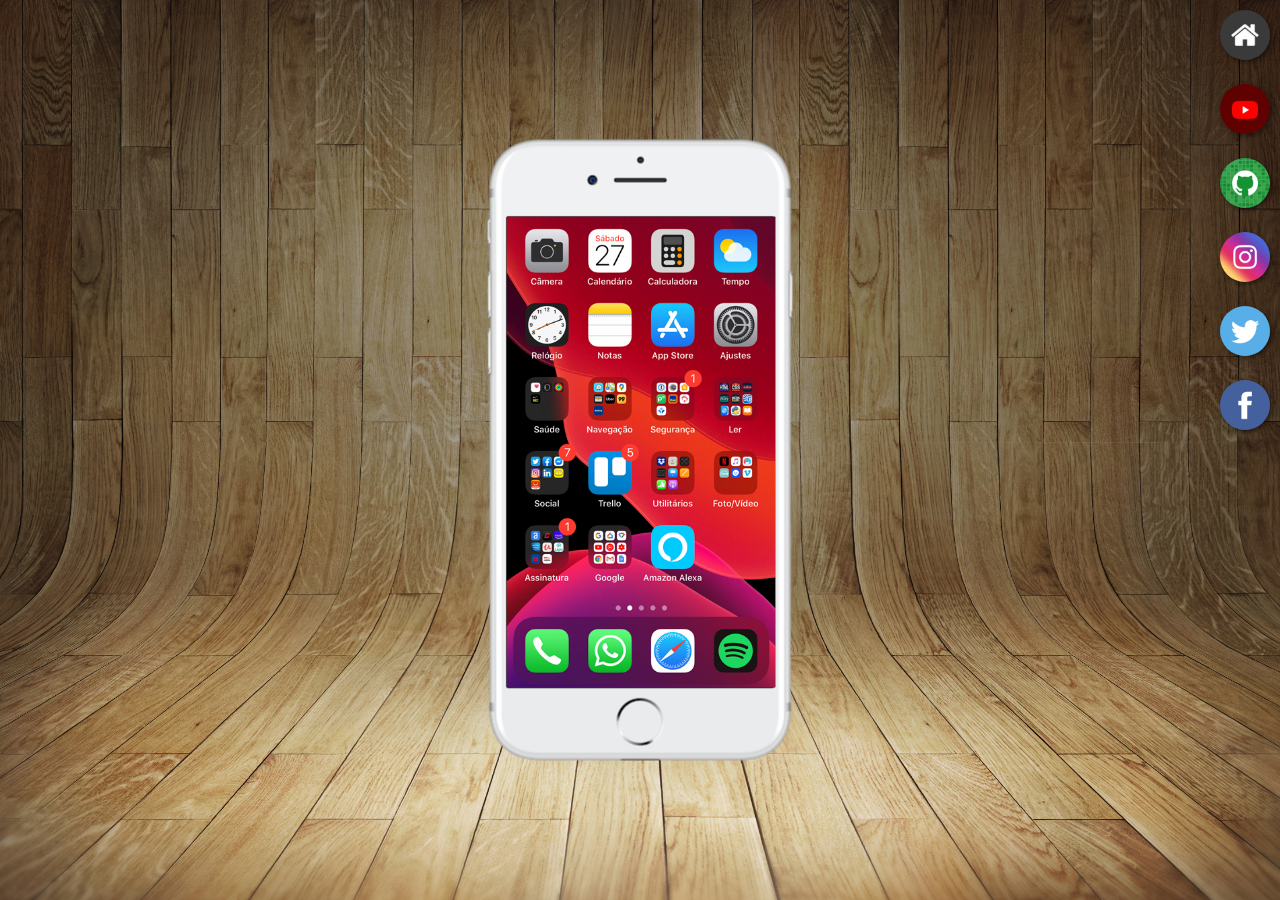
<file: index.html>
<!DOCTYPE html>
<html lang="pt-br">
<head>
    <meta charset="UTF-8">
    <meta name="viewport" content="width=device-width, initial-scale=1.0">
    <link rel="shortcut icon" href="favicon.ico" type="image/x-icon">
    <link rel="stylesheet" href="estilos/style.css">
    <title>Projeto Redes Sociais</title>
    
</head>
<body>
    <main>
        <section id="telefone">
            <iframe src="home.html" name="tela" id="tela" frameborder="0">
                Seu navegador não é compatível
            </iframe>
        </section>
        <section id="redes-sociais">
            <a href="#" target="tela"><img src="imagens/logo-home.jpg" alt="home"></a><br>
            <a href="#" target="tela"><img src="imagens/logo-youtube.jpg" alt=""></a><br>
            <a href="#" target="tela"><img src="imagens/logo-github.jpg" alt=""></a><br>
            <a href="#" target="tela"><img src="imagens/logo-instagram.jpg" alt=""></a><br>
            <a href="#" target="tela"><img src="imagens/logo-twitter.jpg" alt=""></a><br>
            <a href="#" target="tela"><img src="imagens/logo-facebook.jpg" alt=""></a>
        </section>
    </main>
</body>
</html>
</file>
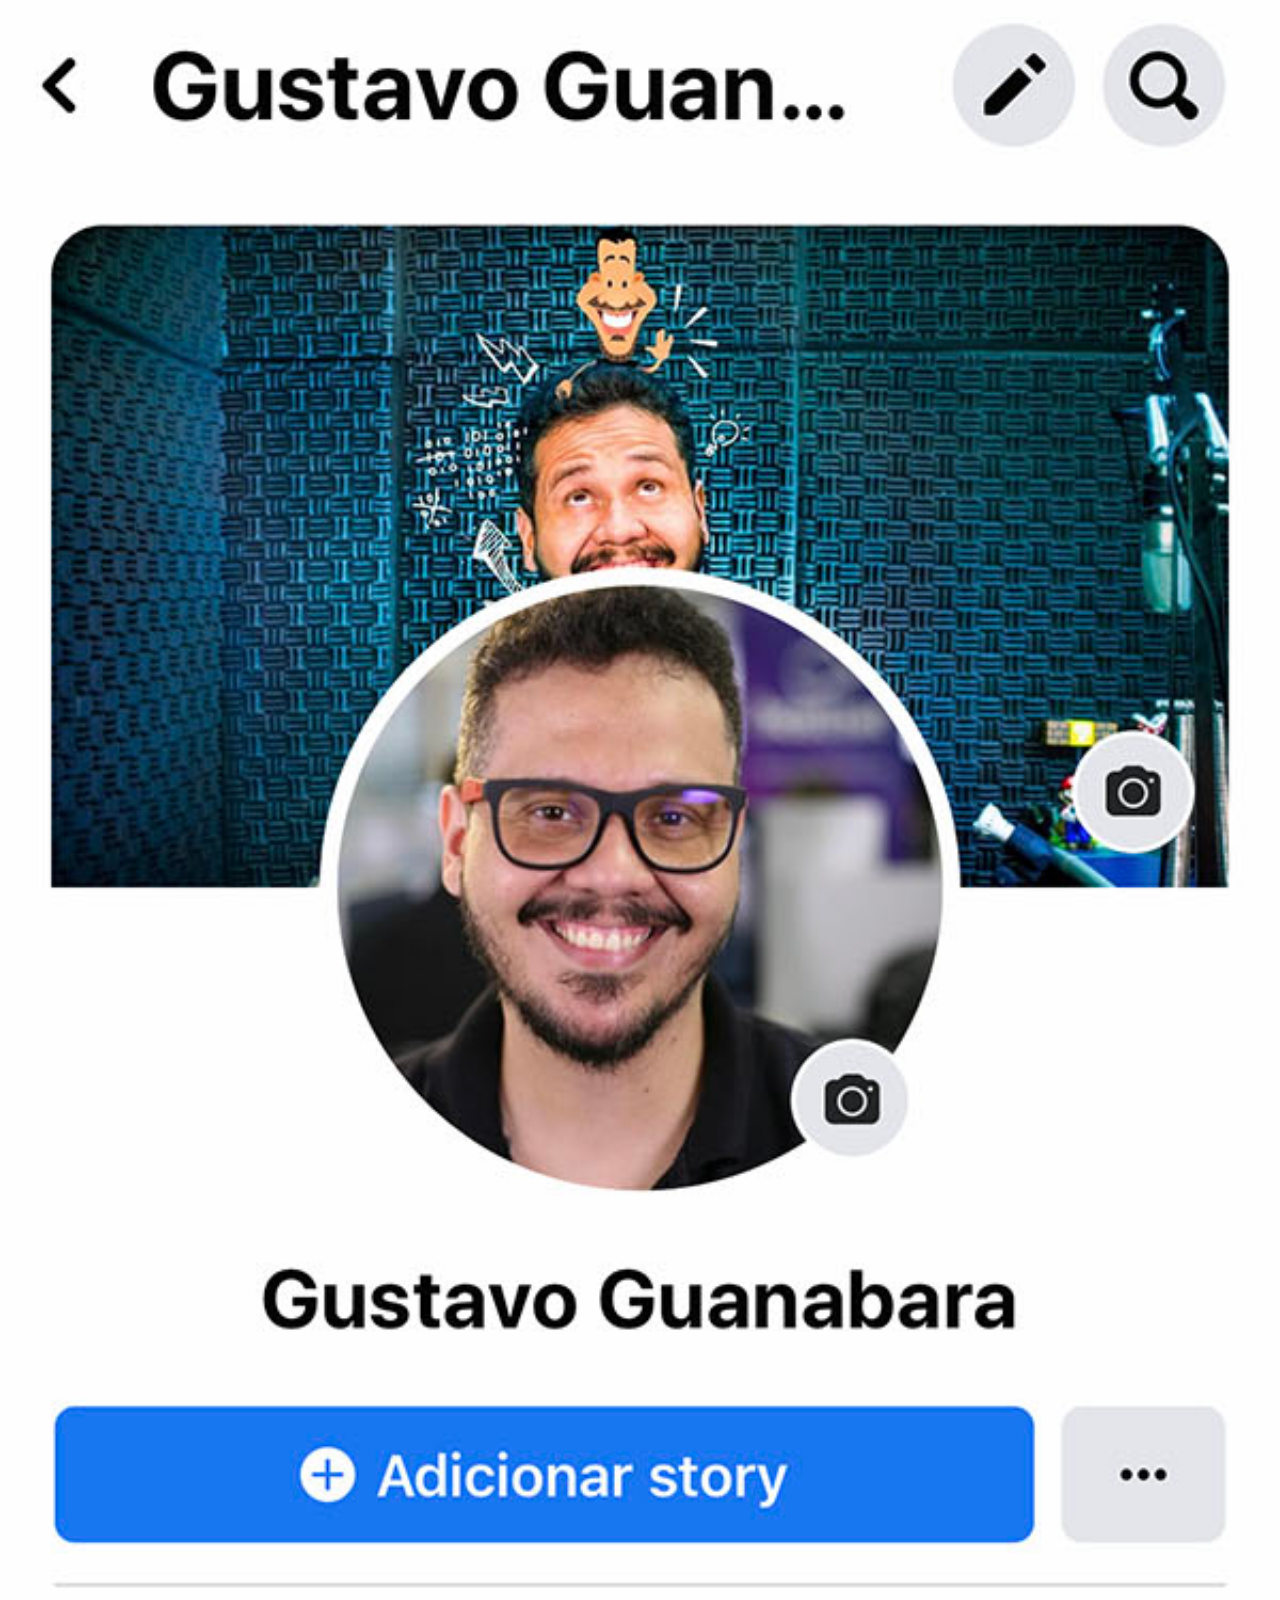
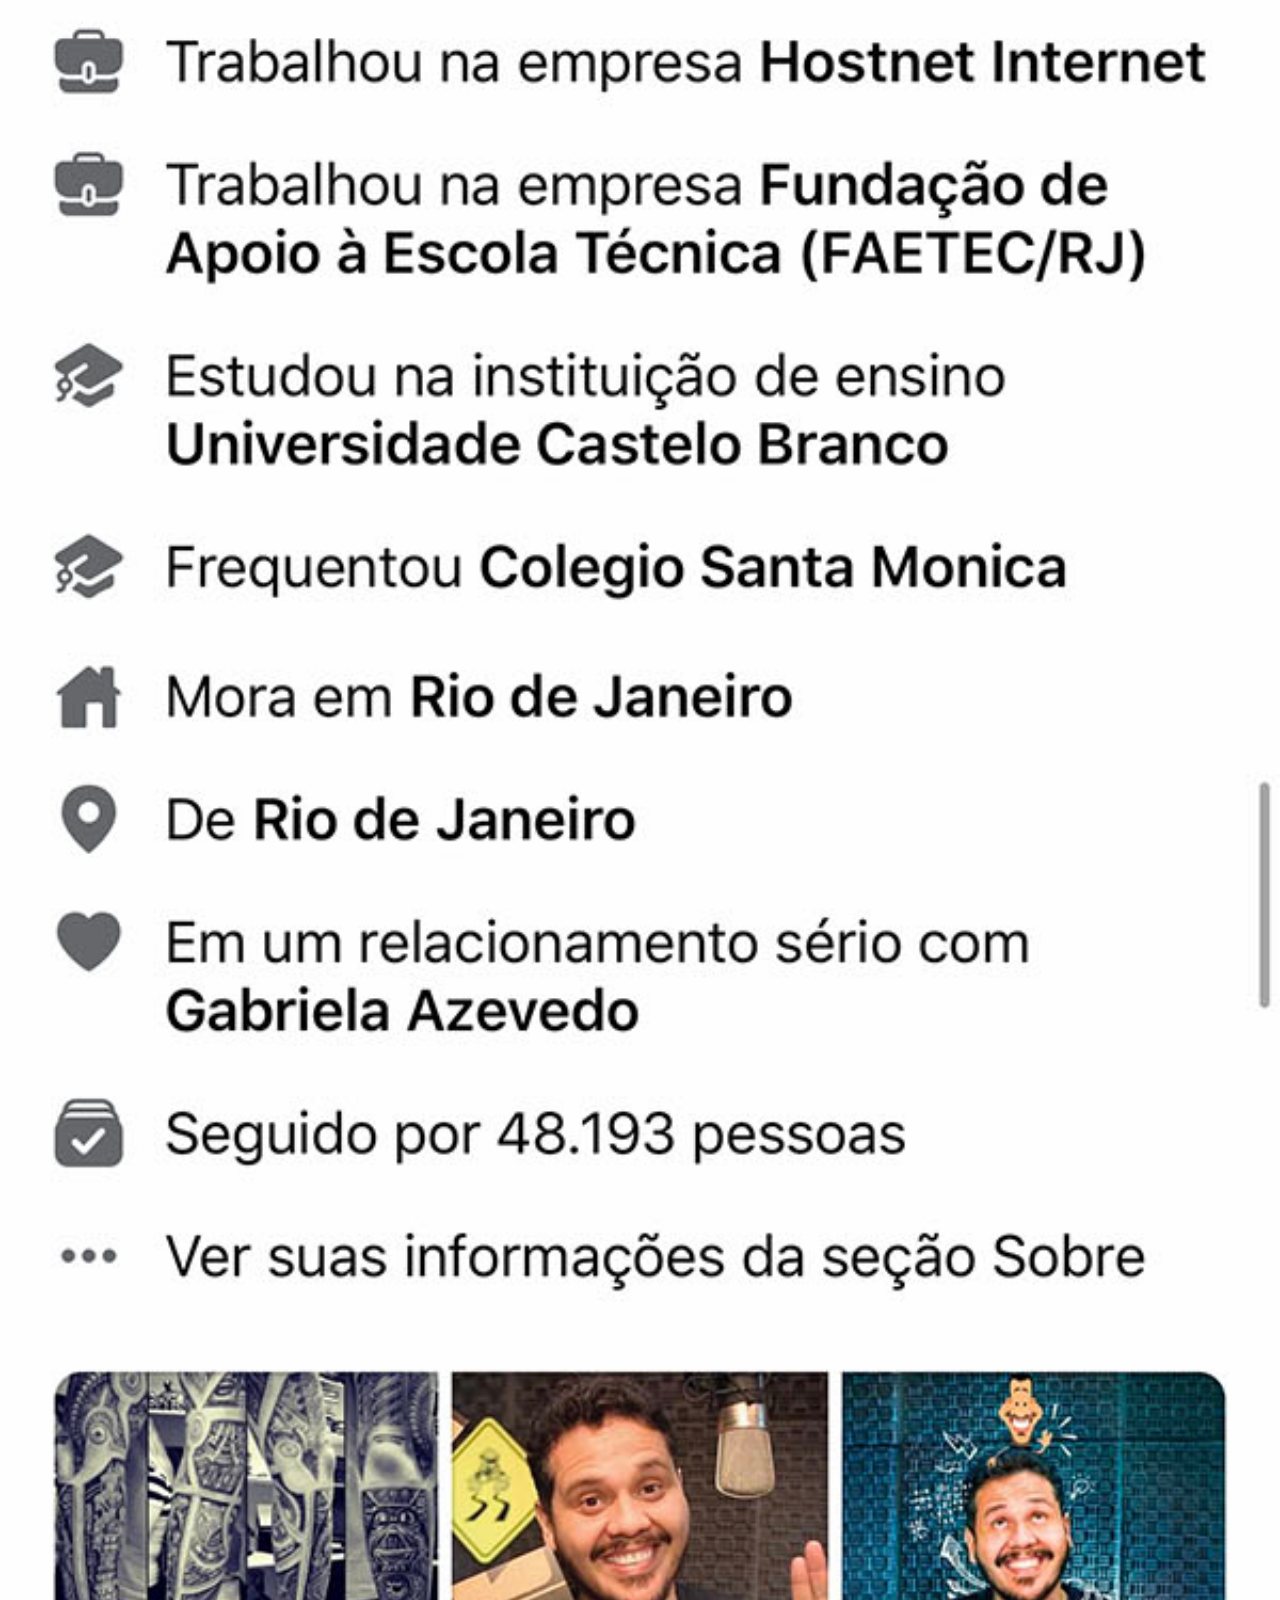
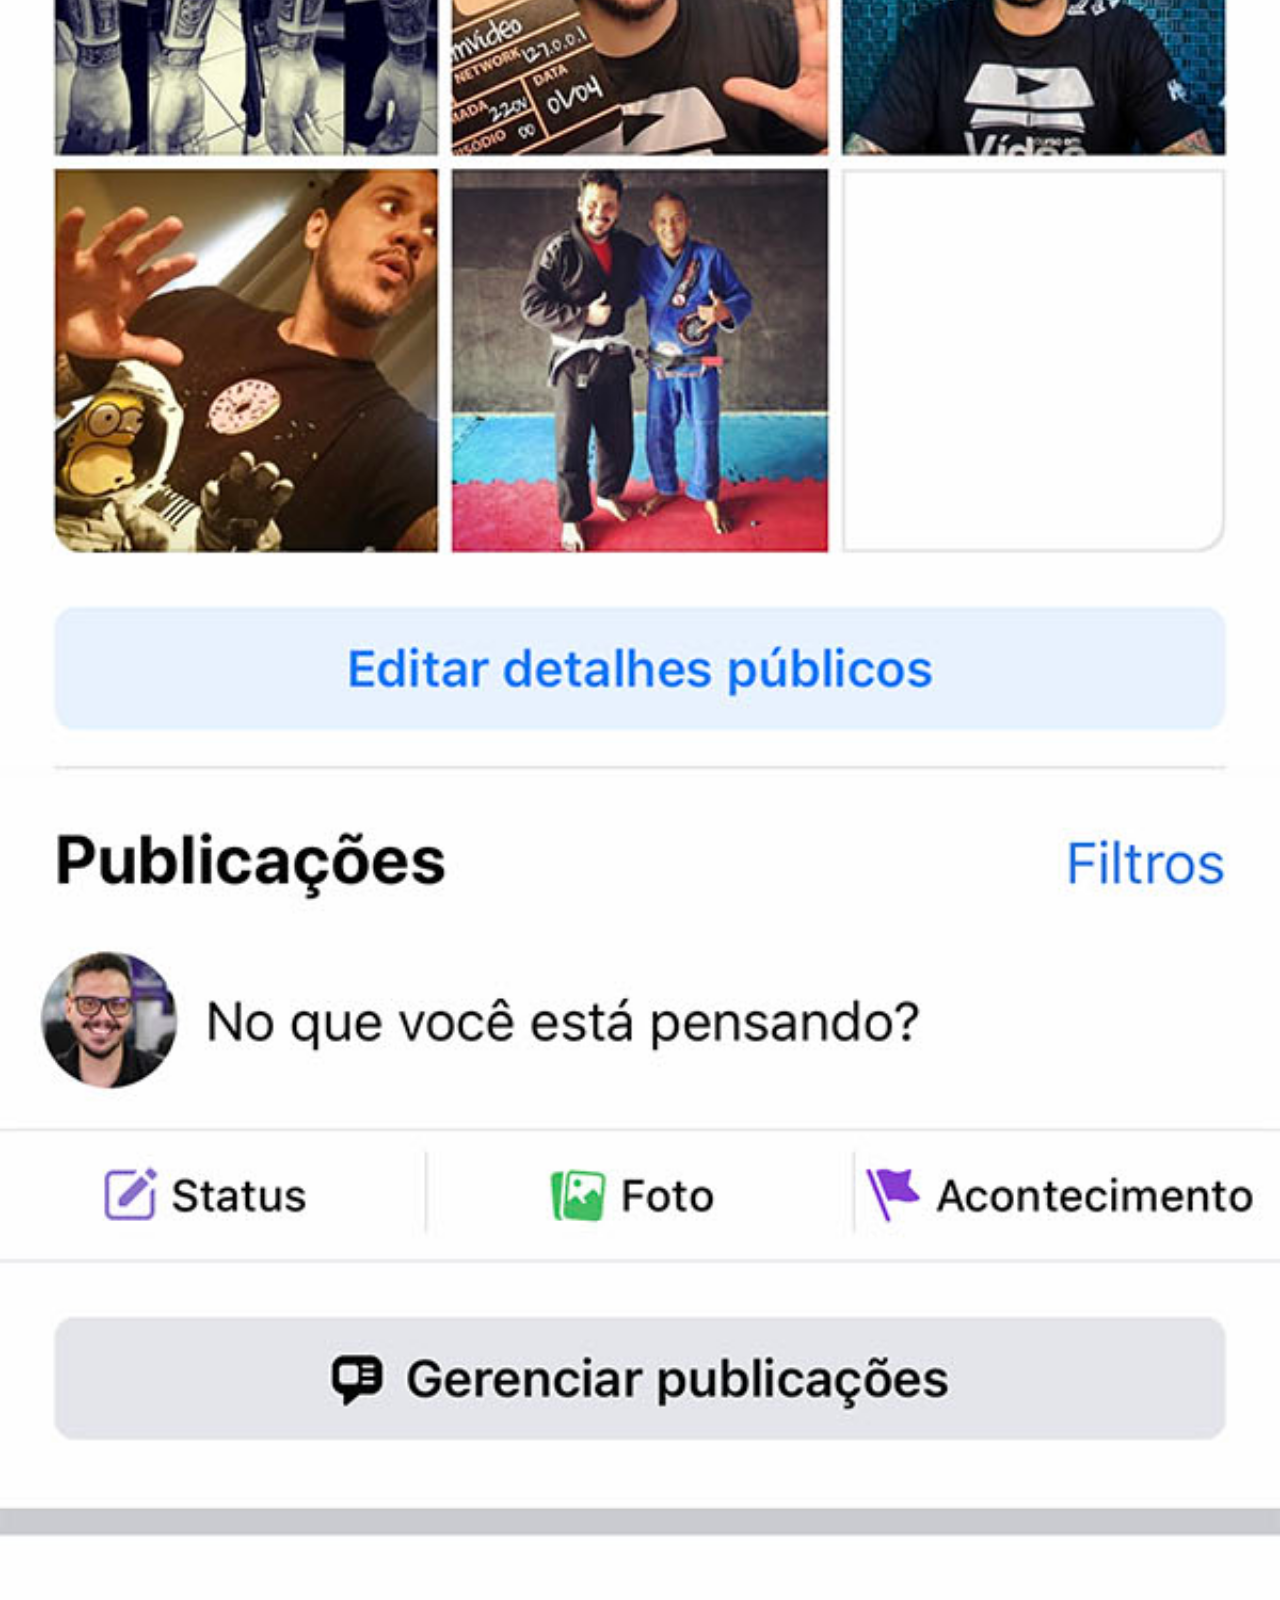
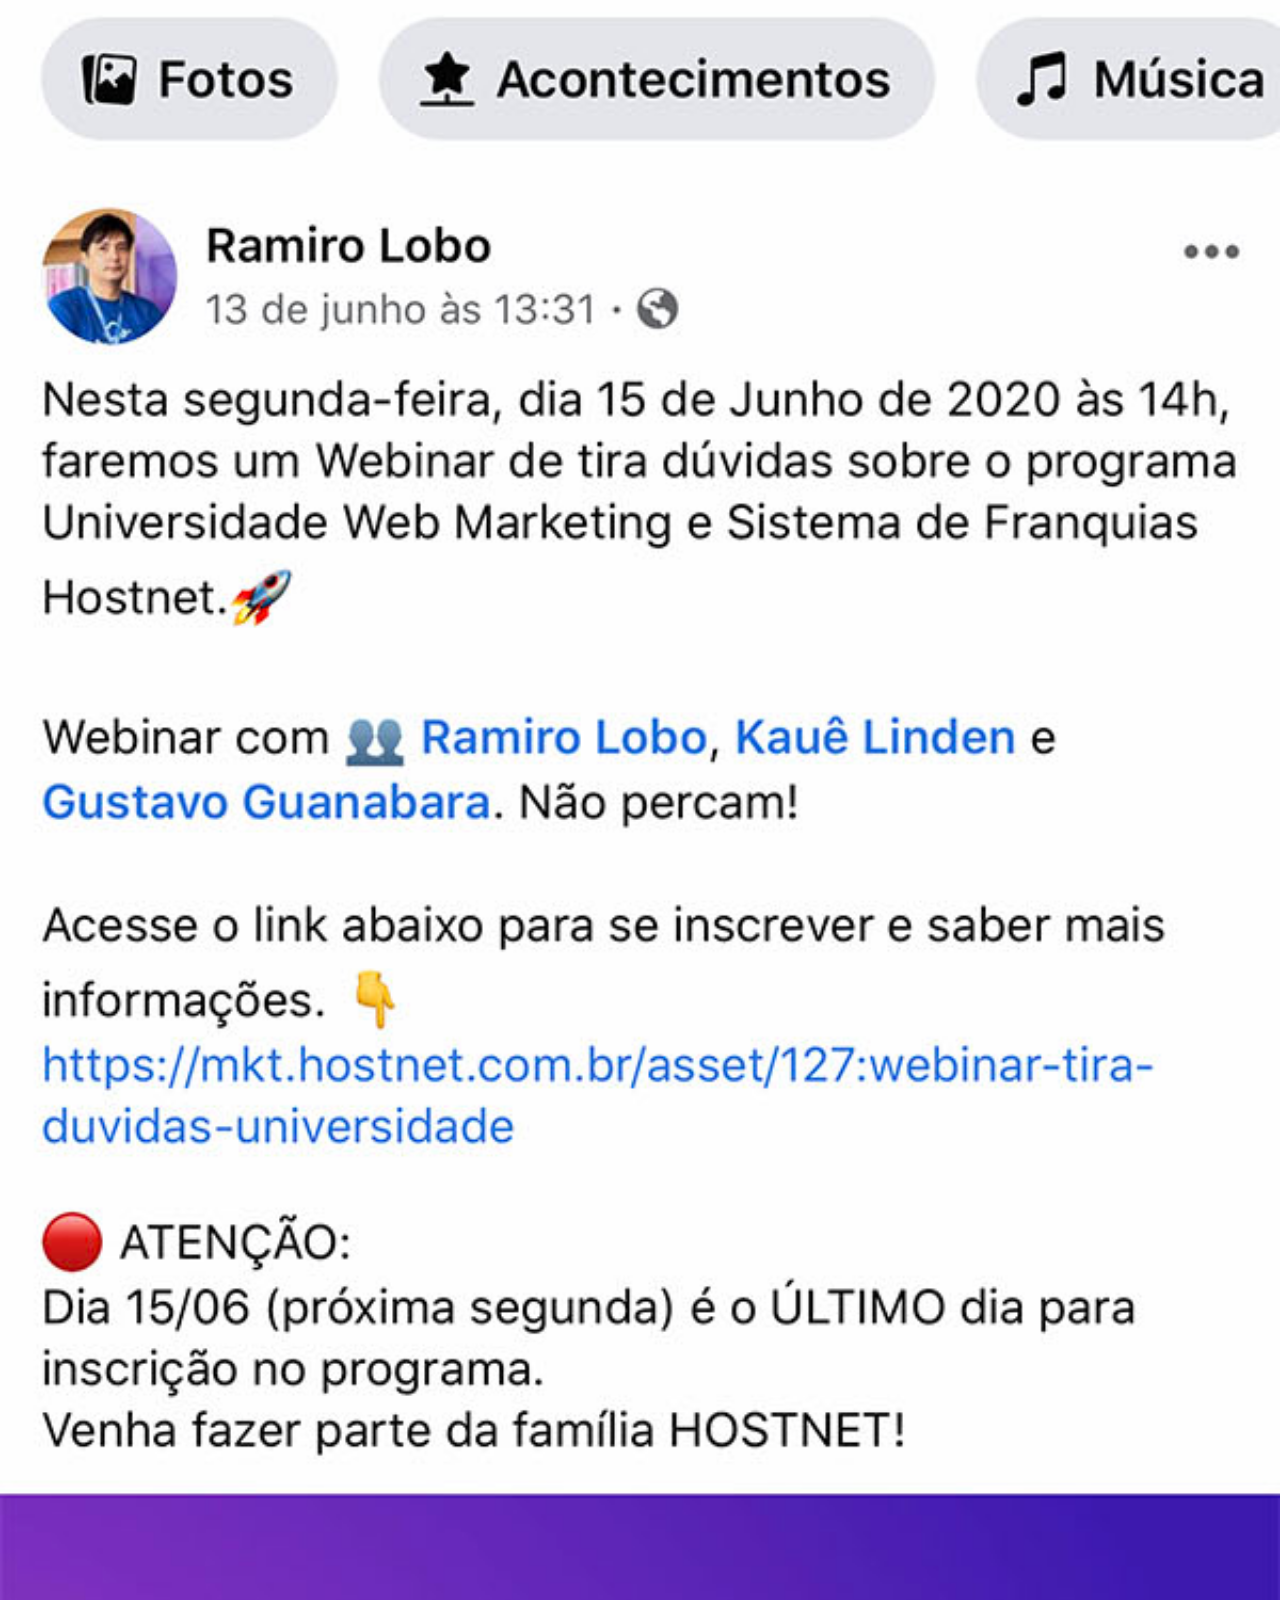
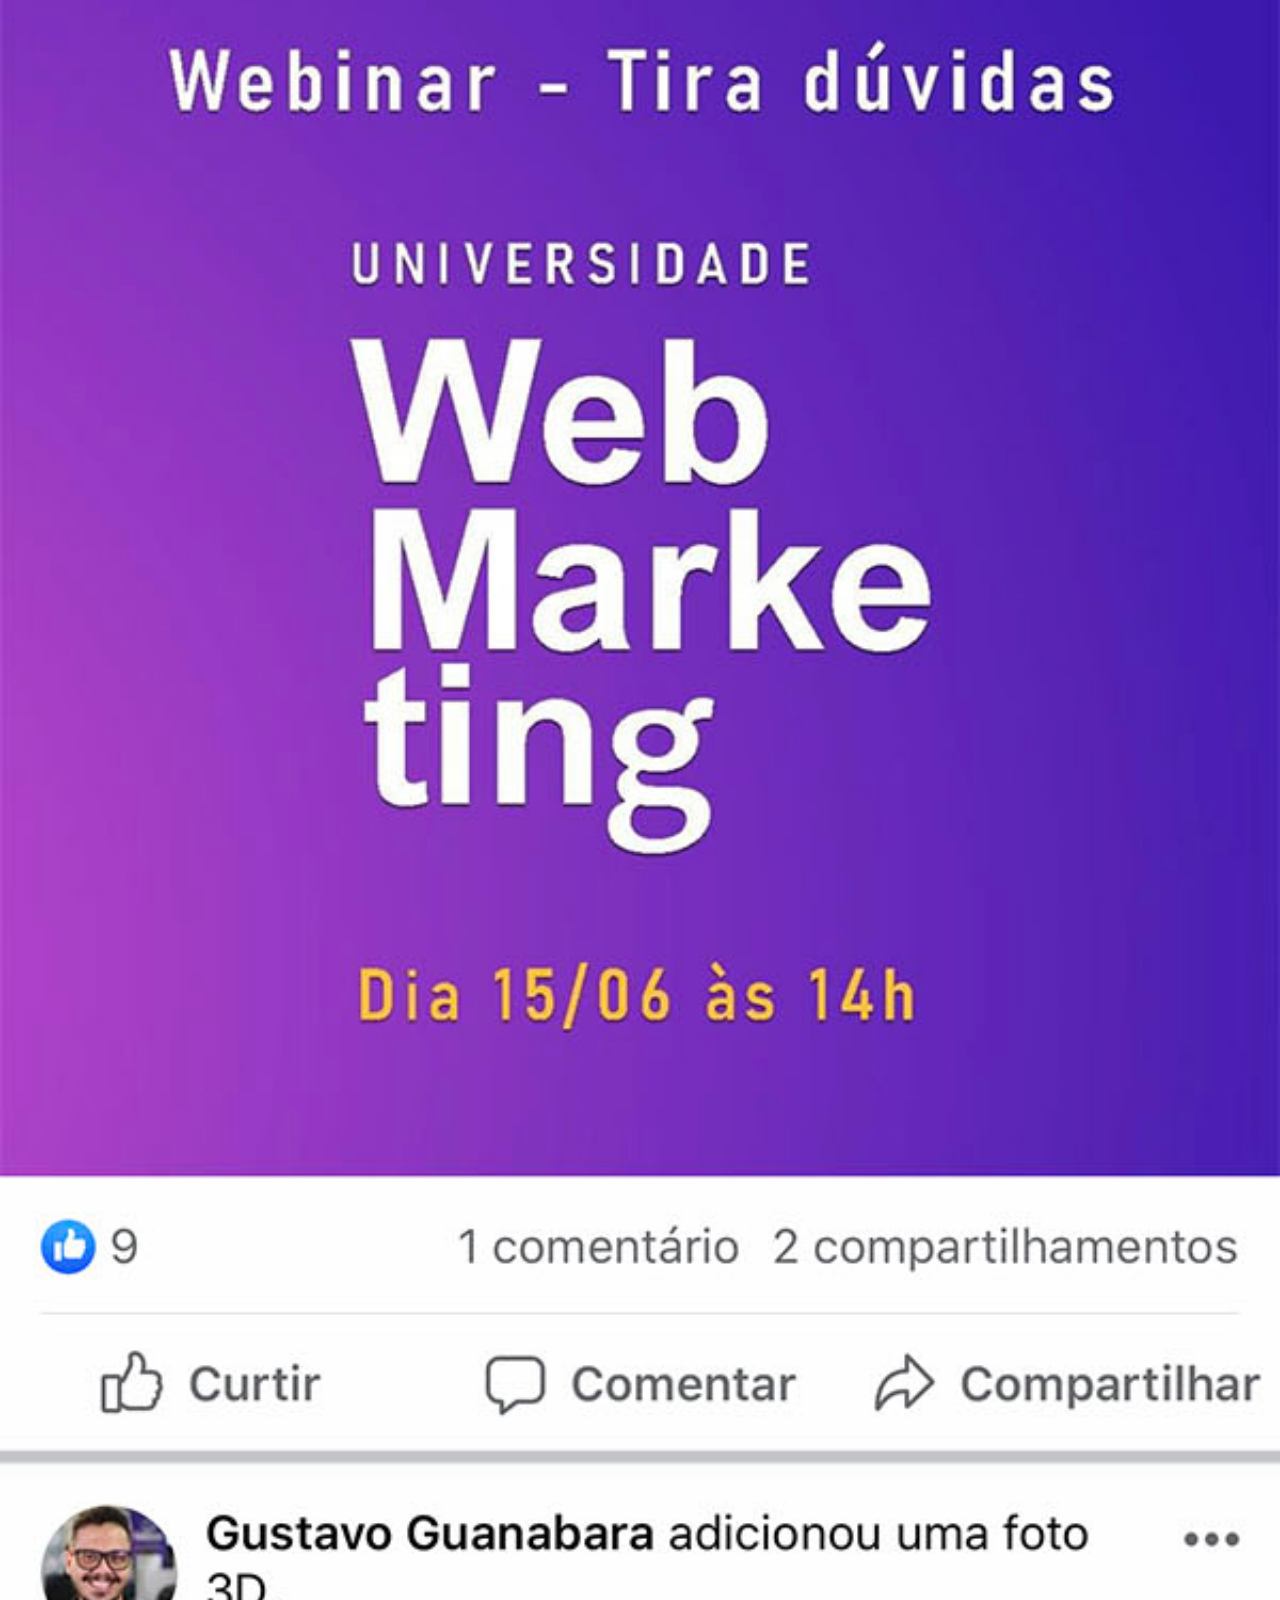
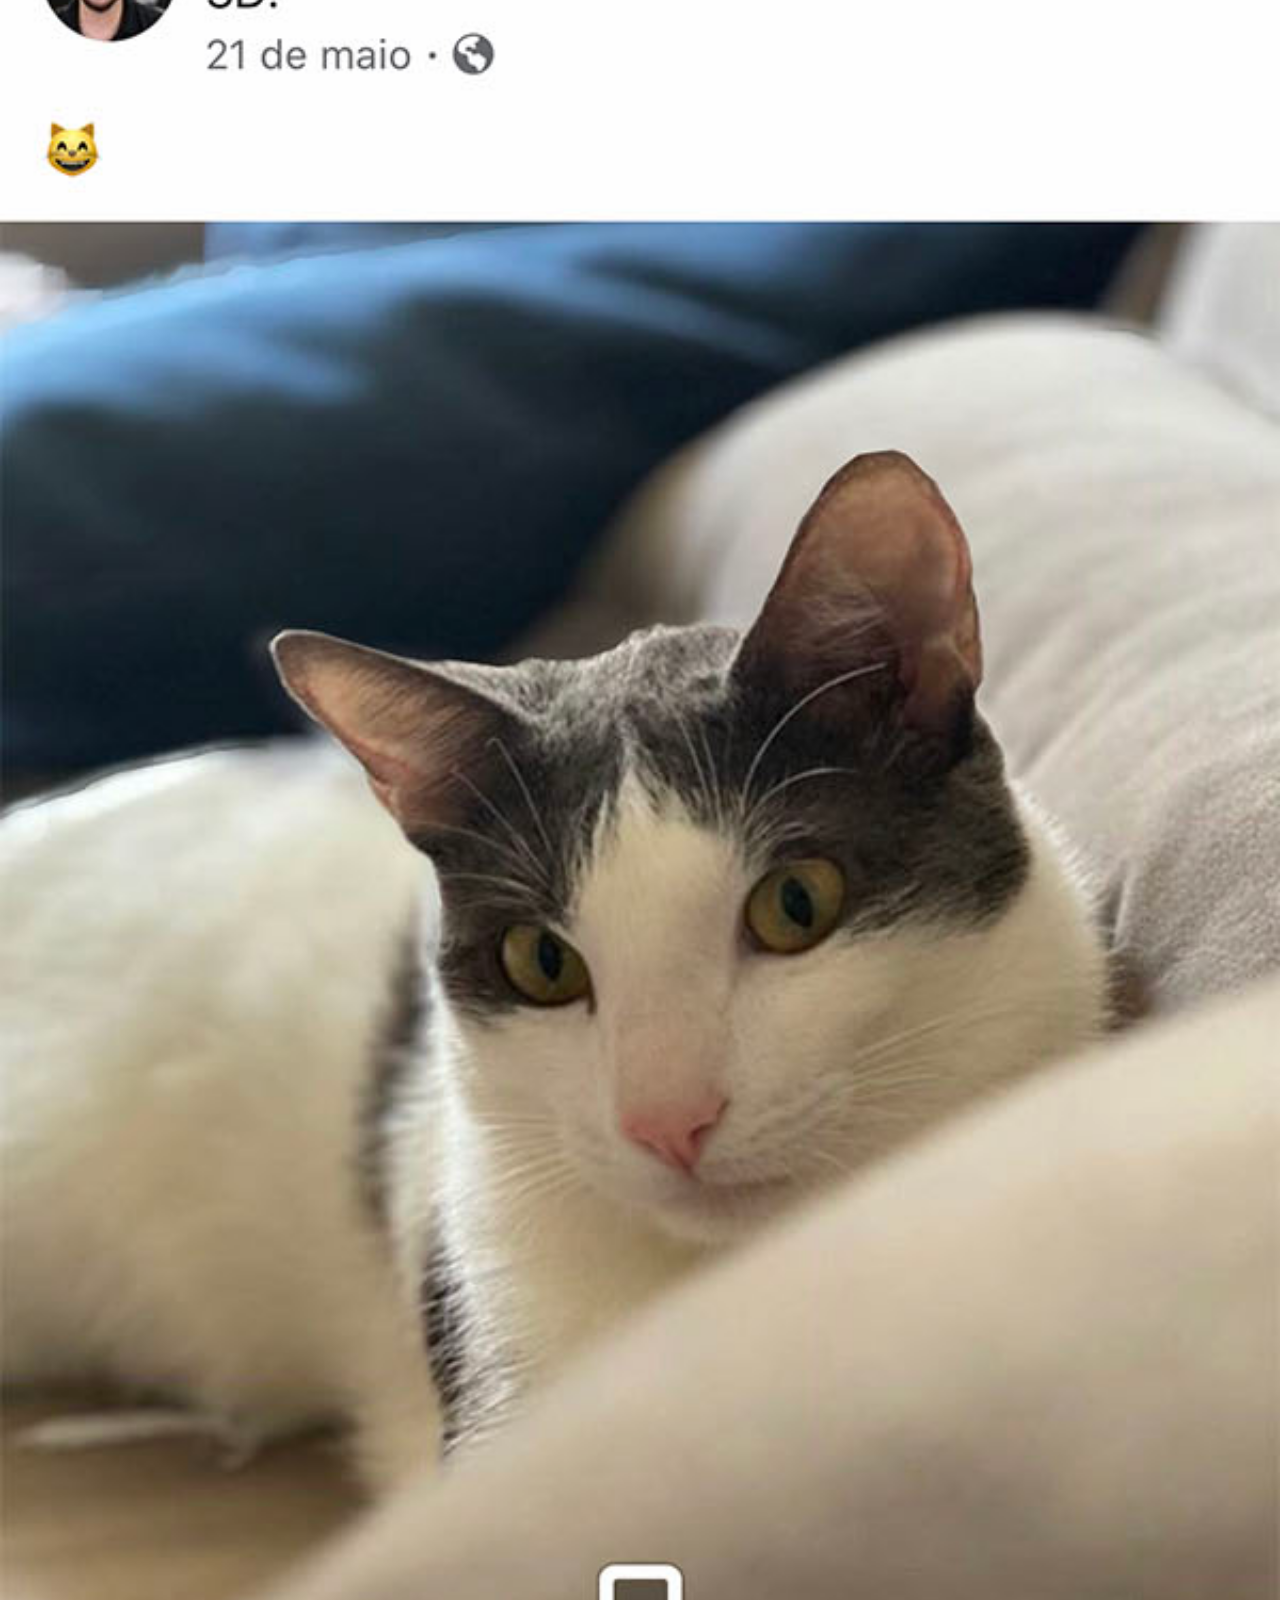
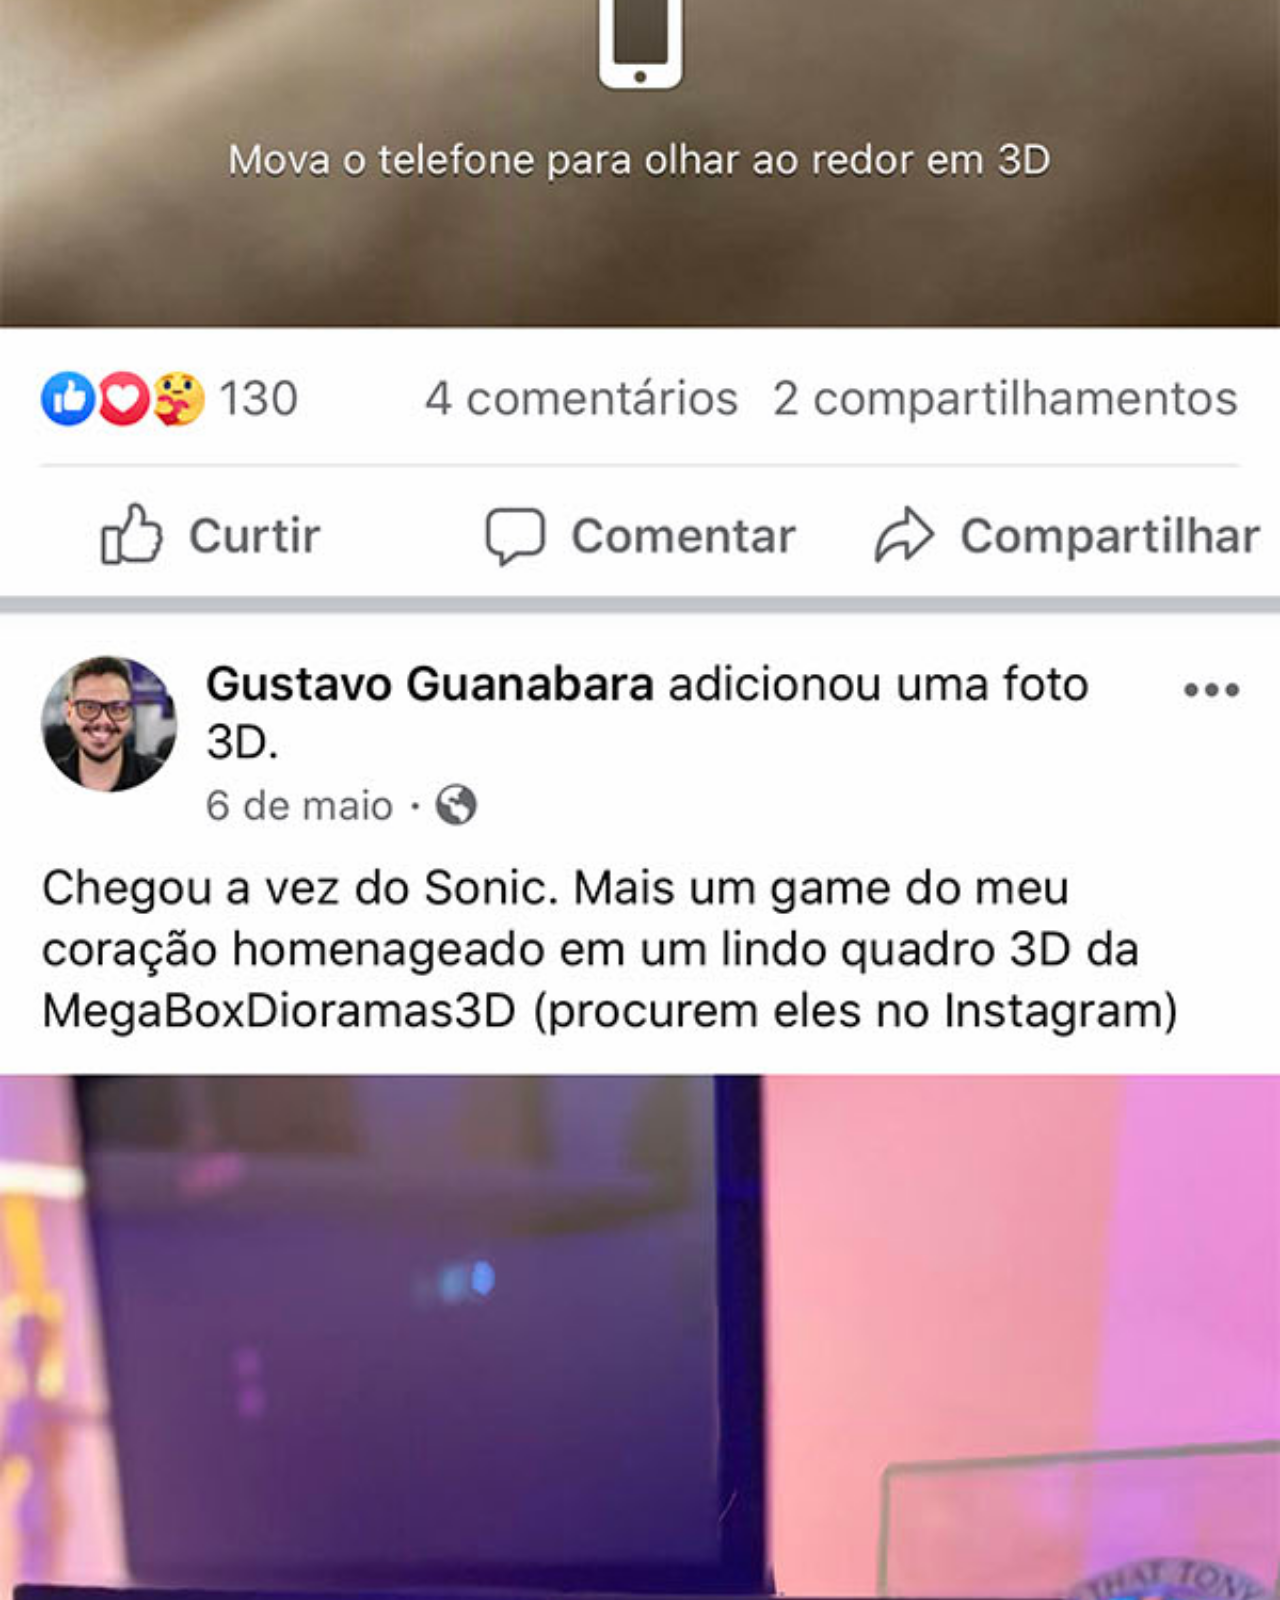
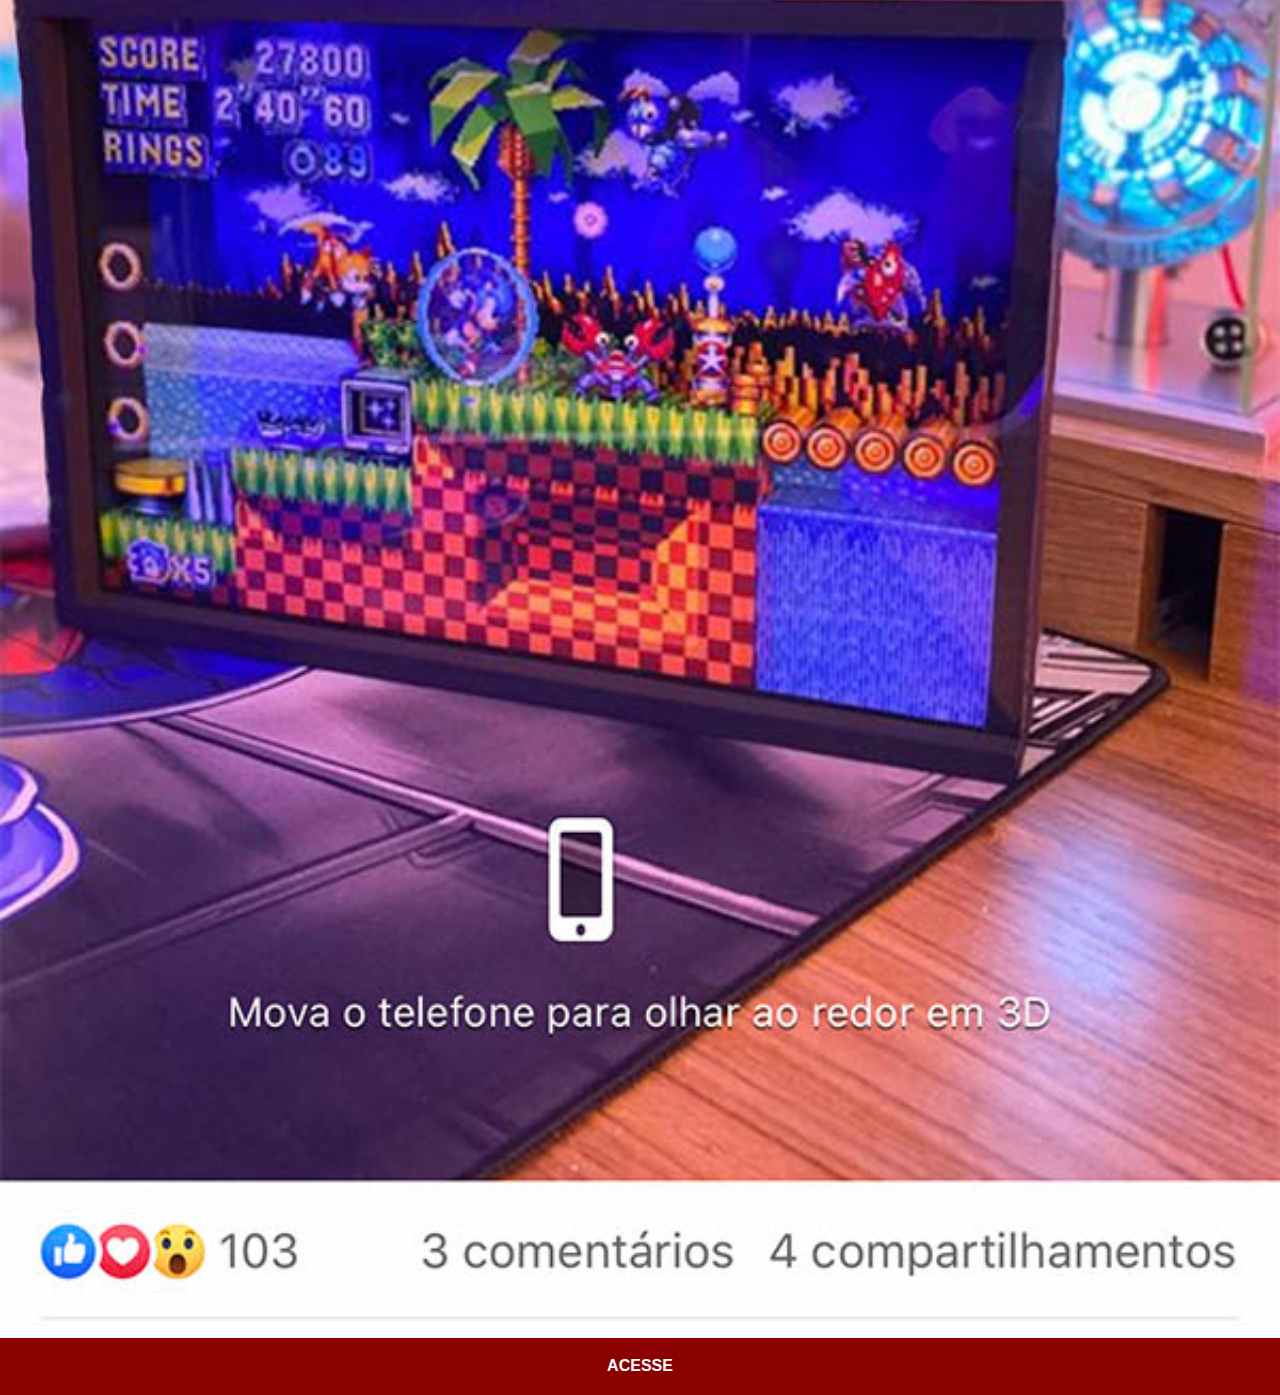
<file: facebook.html>
<!DOCTYPE html>
<html lang="pt-br">
<head>
    <meta charset="UTF-8">
    <meta name="viewport" content="width=device-width, initial-scale=1.0">
    <title>Facebook</title>
    <link rel="stylesheet" href="estilos/social.css">
</head>
<body>
    <img src="imagens/tela-facebook.jpg" alt="Facebook">
    <a href="https://www.facebook.com/gustavoguanabara/?locale=pt_BR" target="_blank">ACESSE</a>
</body>
</html>
</file>
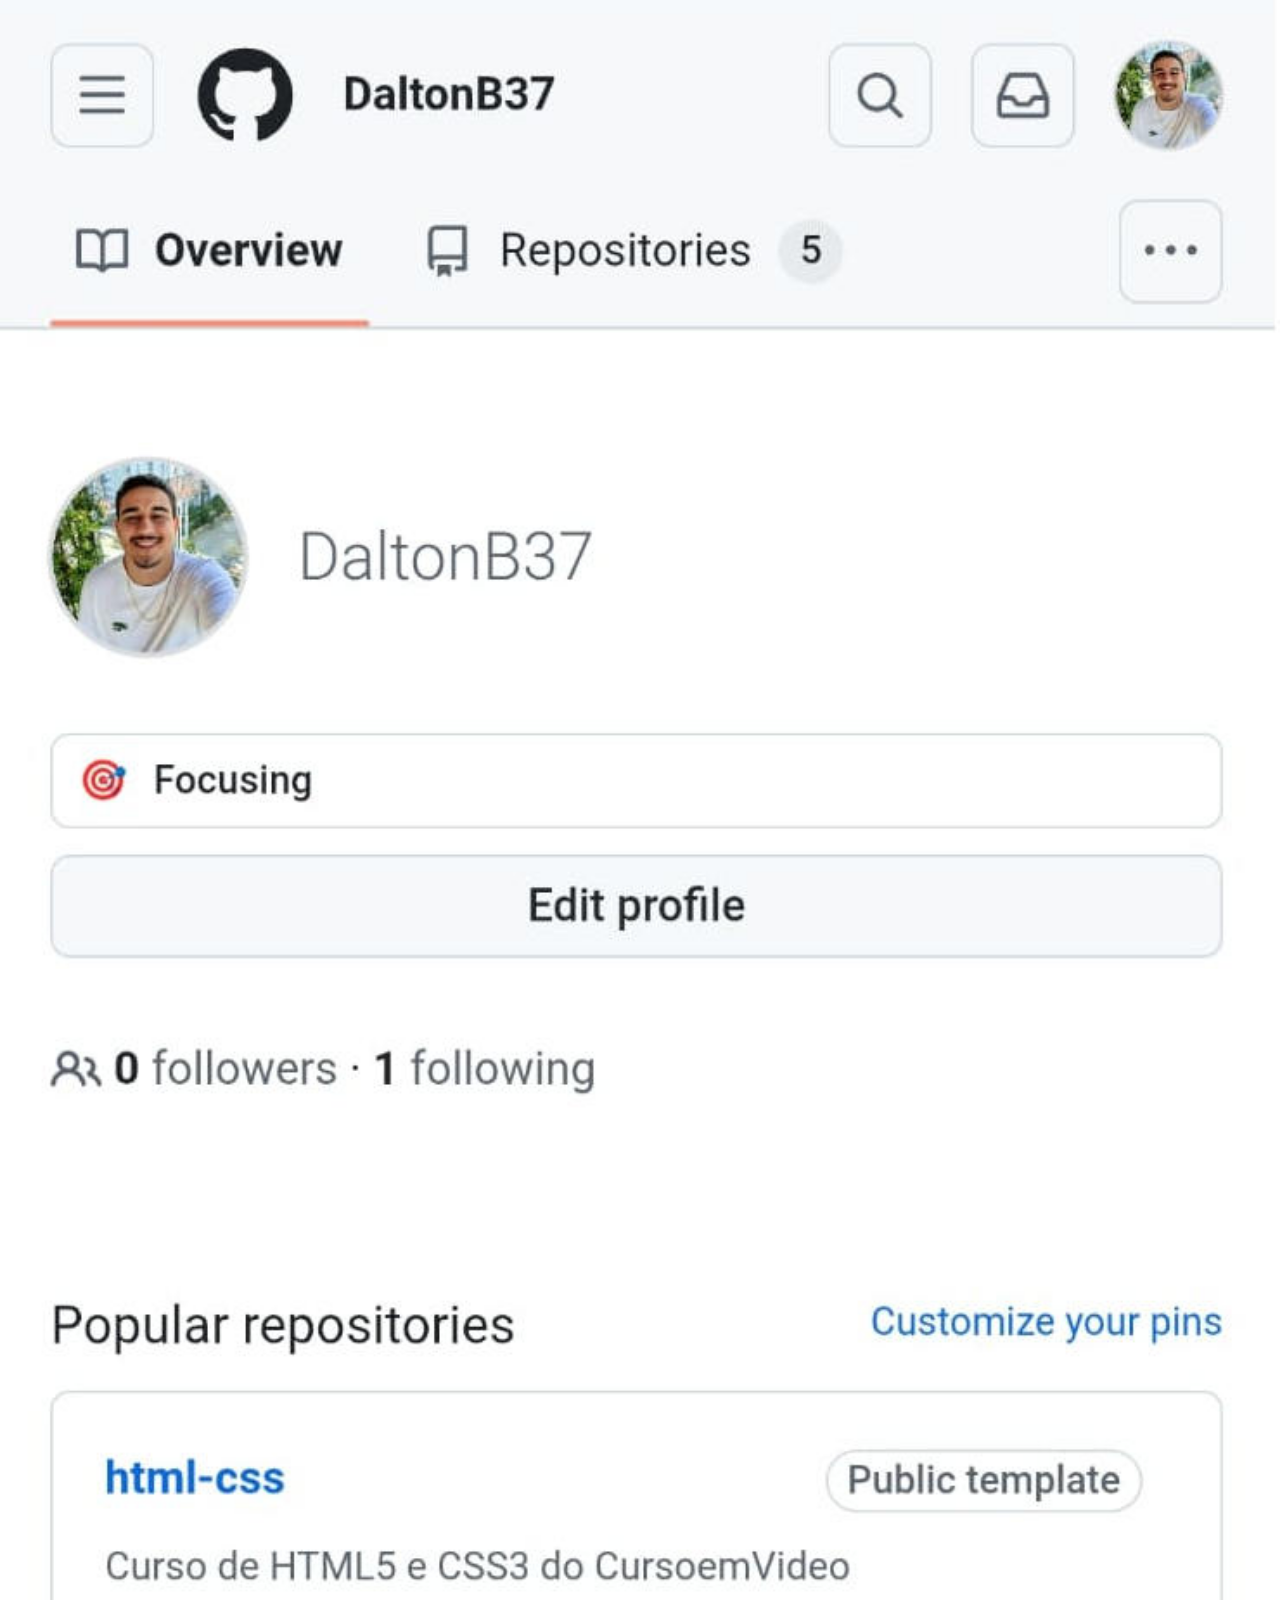
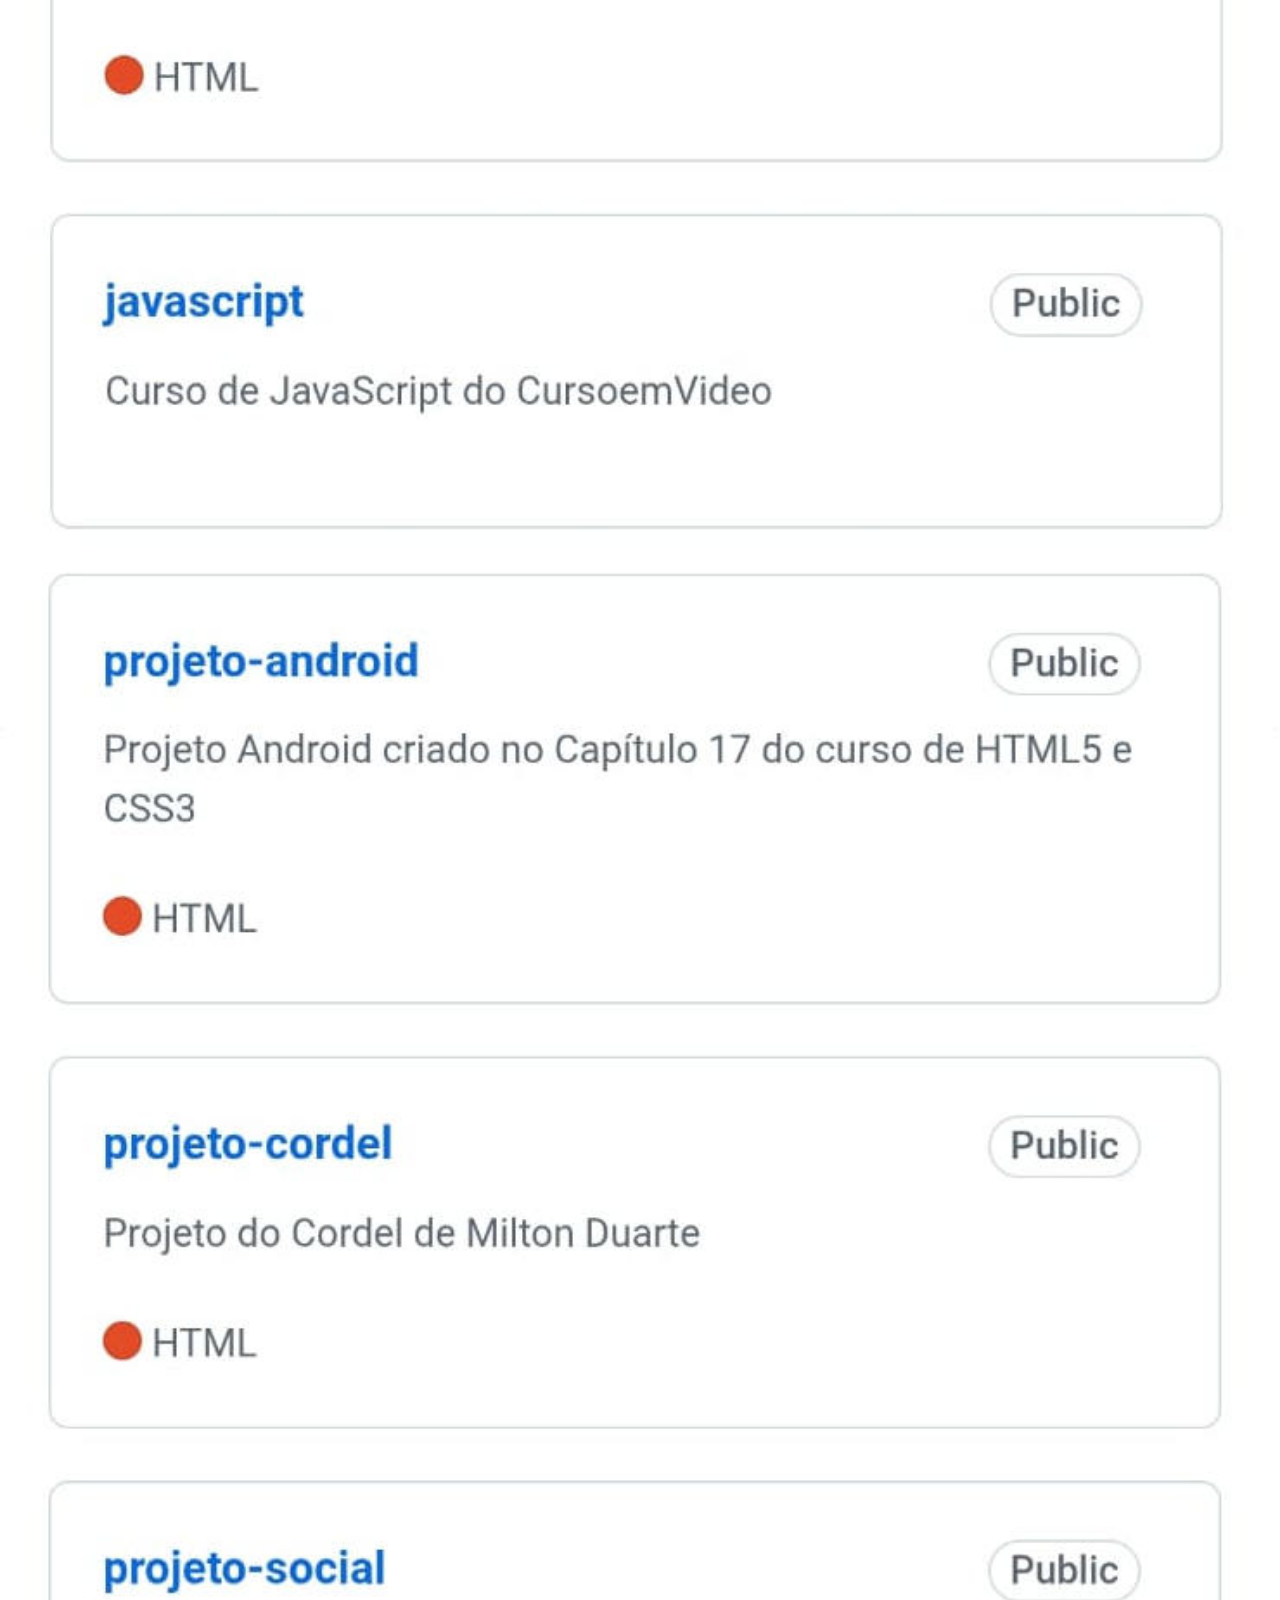
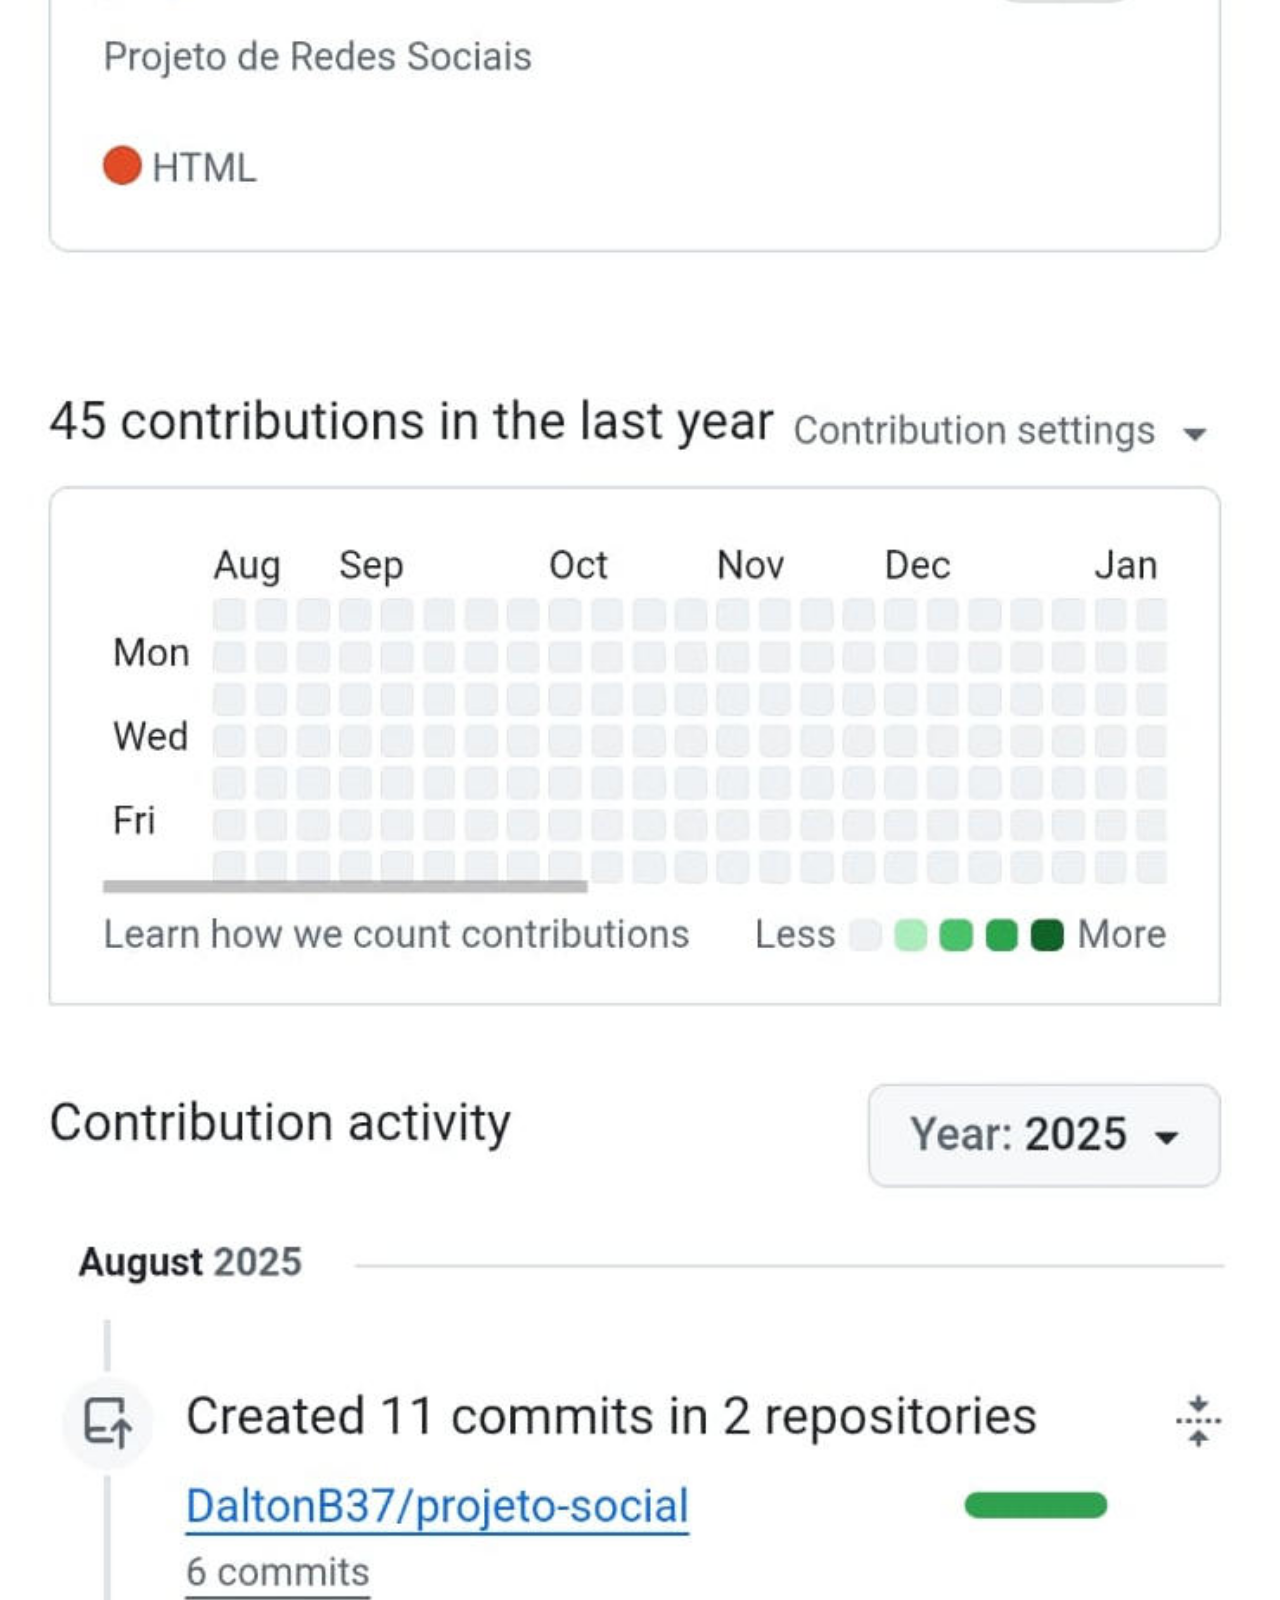
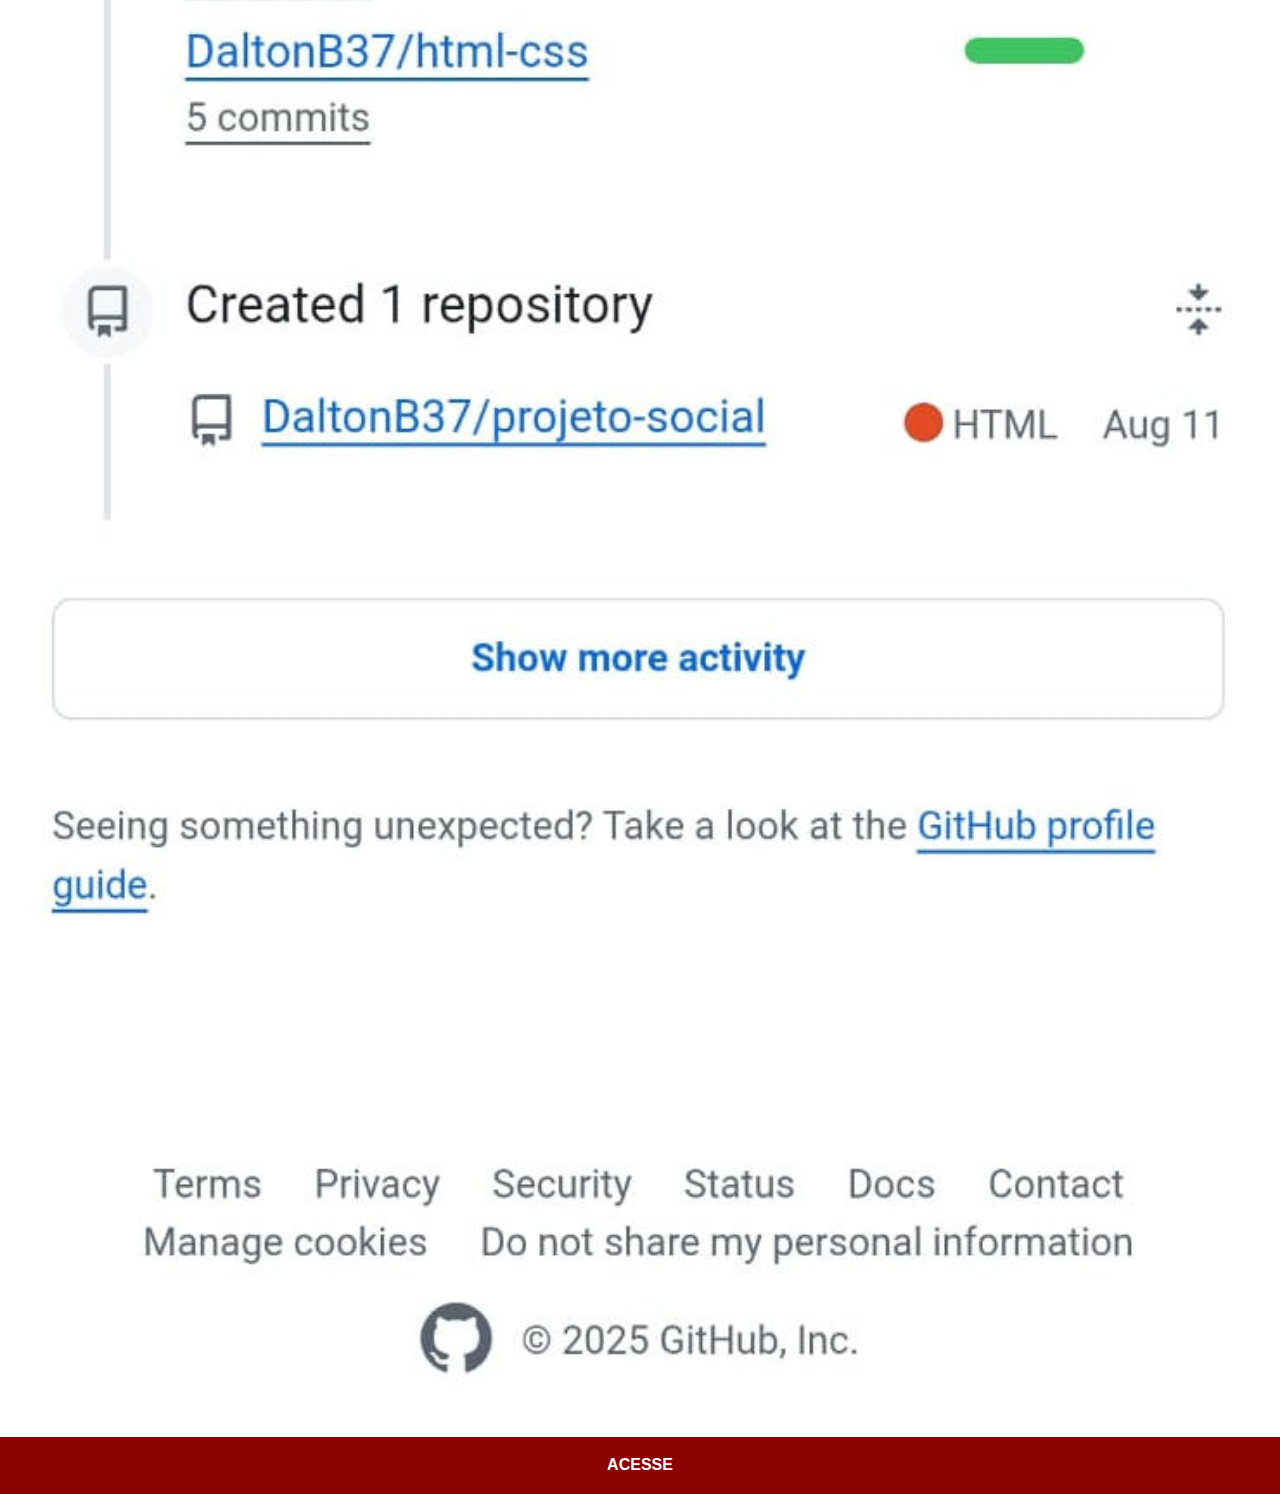
<file: github.html>
<!DOCTYPE html>
<html lang="pt-br">
<head>
    <meta charset="UTF-8">
    <meta name="viewport" content="width=device-width, initial-scale=1.0">
    <title>Github</title>
    <link rel="stylesheet" href="estilos/social.css">
</head>
<body>
    <img src="imagens/github.jpg" alt="Github">
    <a href="http://github.com/daltonb37/" target="_blank">ACESSE</a>
</body>
</html>
</file>
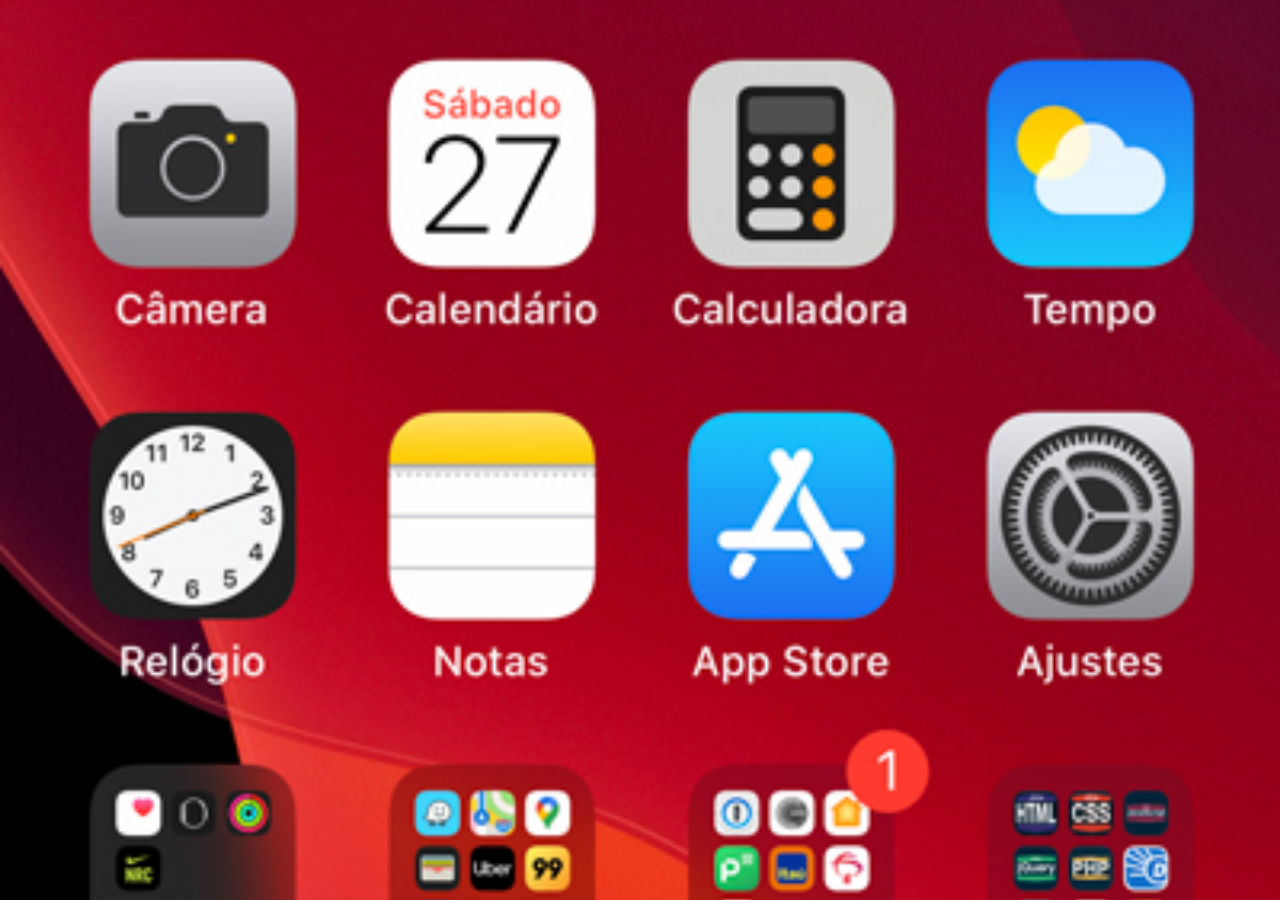
<file: home.html>
<!DOCTYPE html>
<html lang="pt-br">
<head>
    <meta charset="UTF-8">
    <meta name="viewport" content="width=device-width, initial-scale=1.0">
    <title>Home</title>
</head>
<style>
    * {
        margin: 0px;
        padding: 0px;
    }

    body {
        width: 100vw;
        height: 100vh;
        background: black url('imagens/tela-home.jpg') no-repeat top center;
        background-size: cover;
    }
</style>
<body>
</body>
</html>
</file>
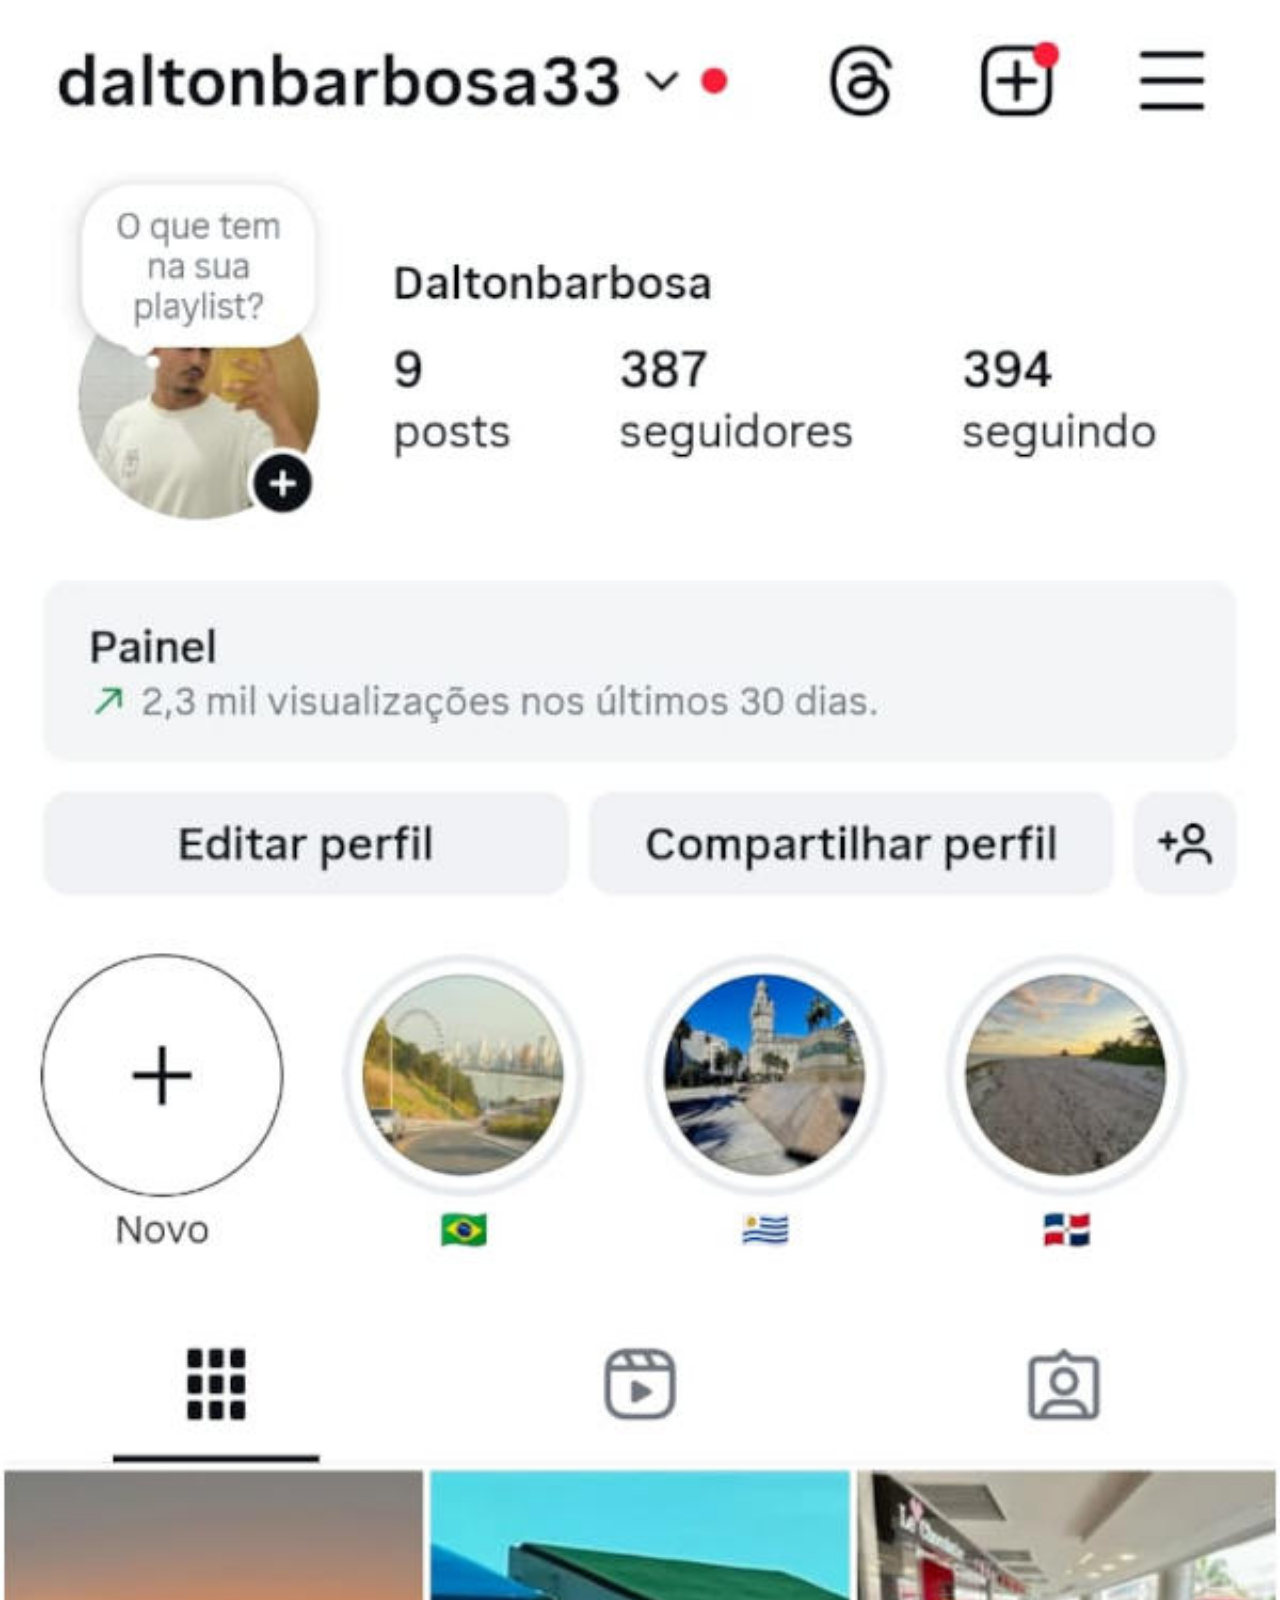
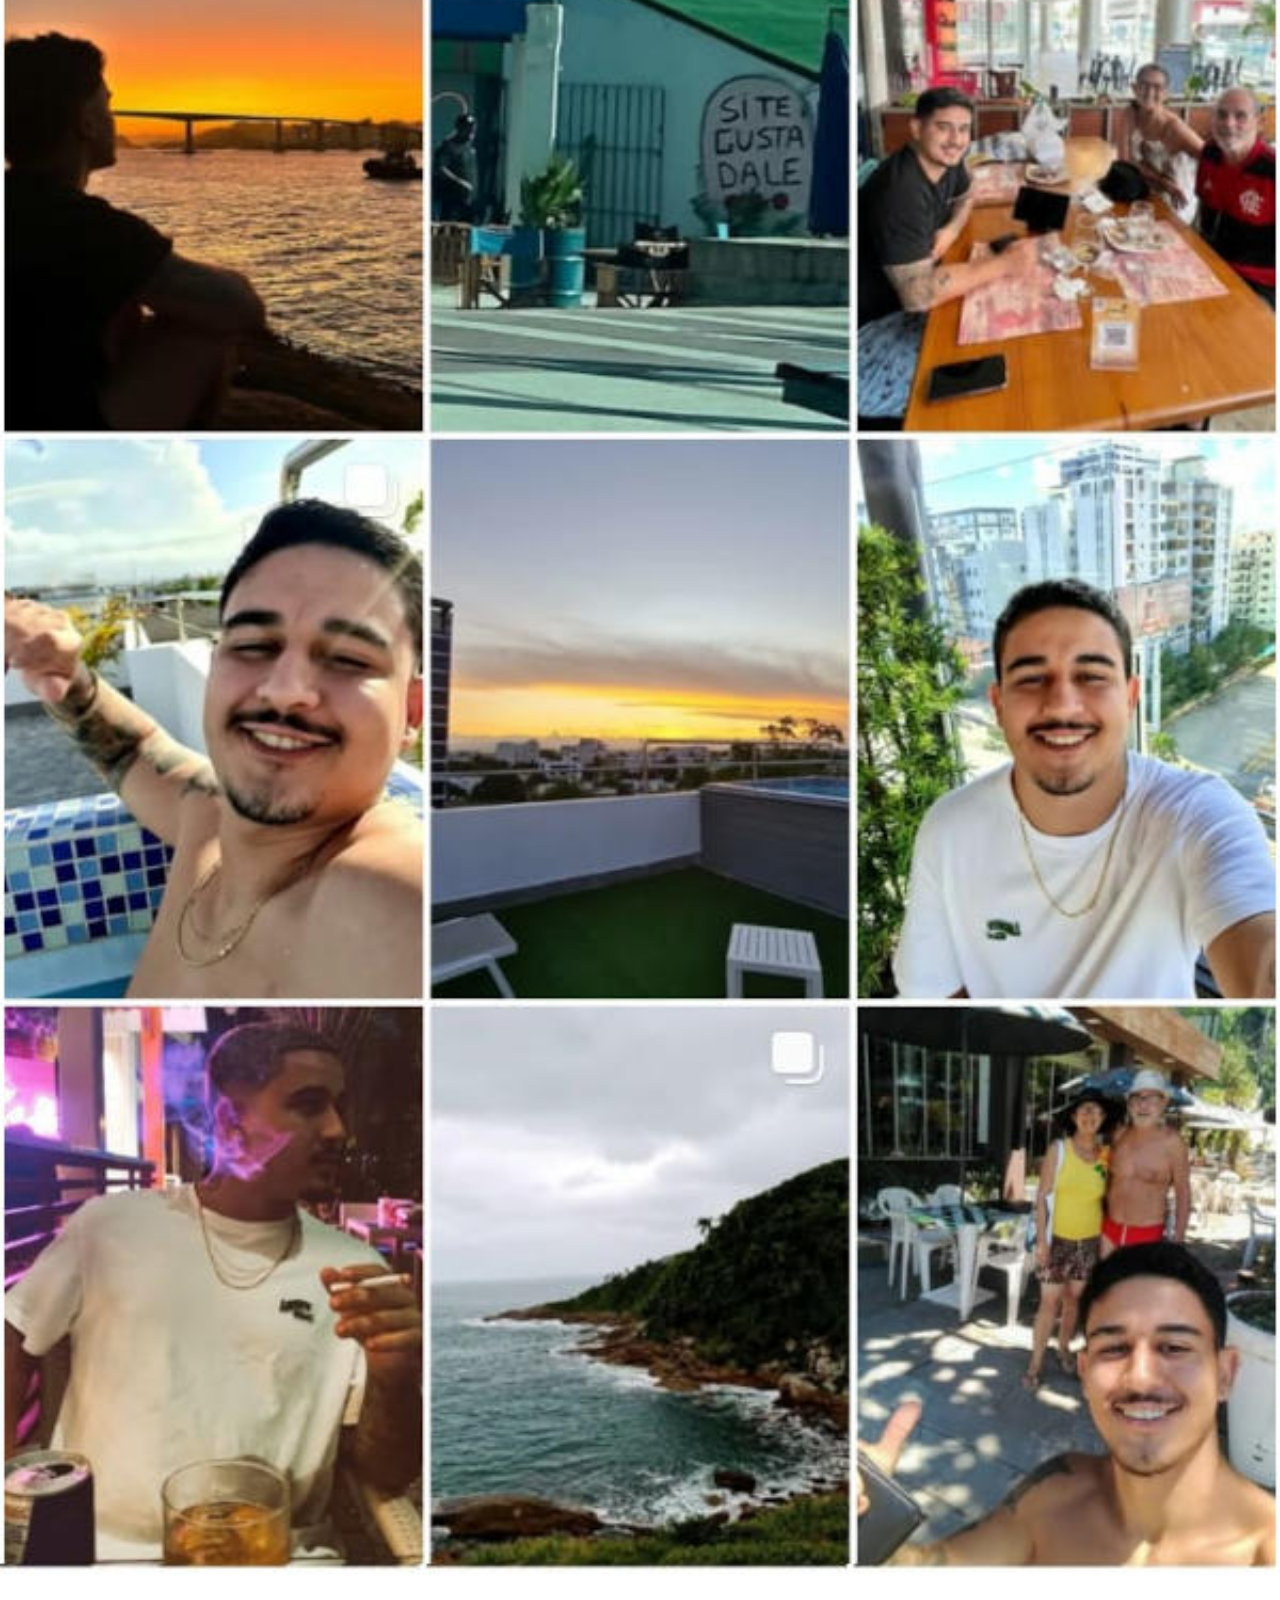
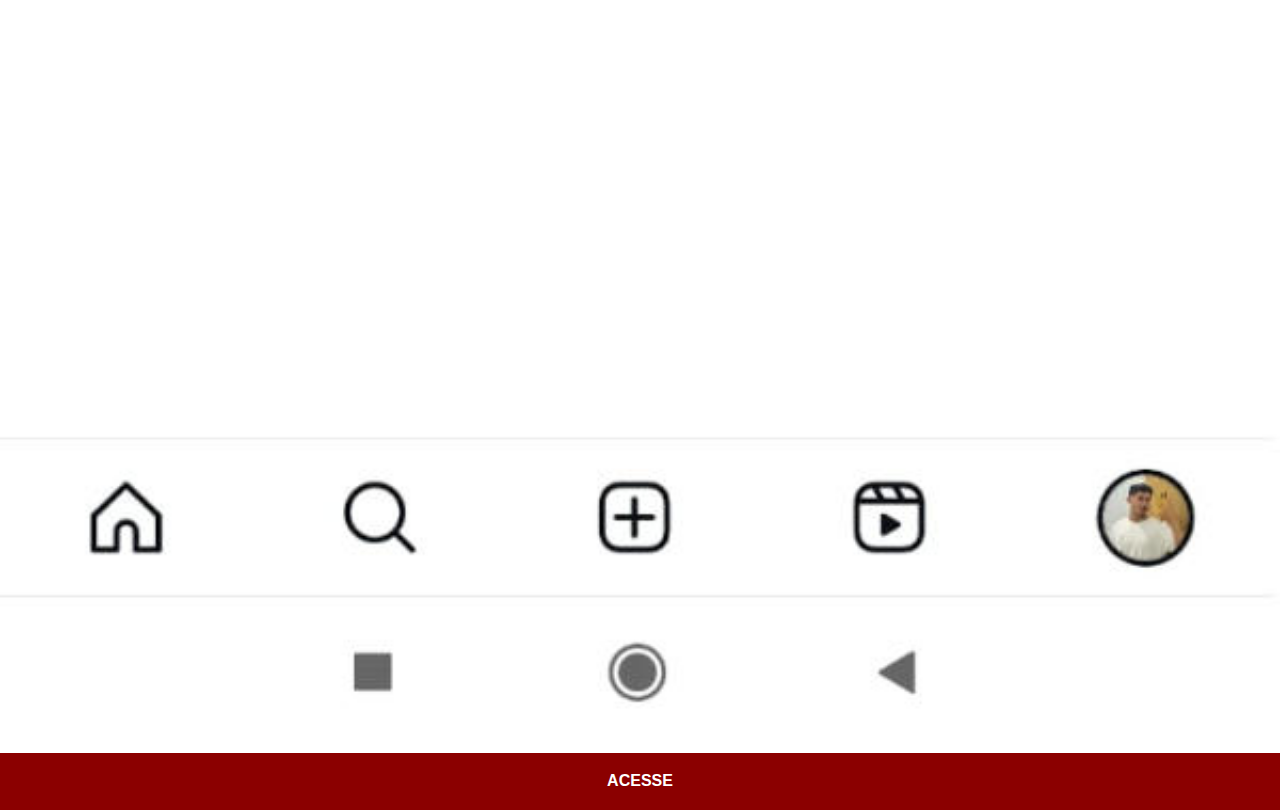
<file: instagram.html>
<!DOCTYPE html>
<html lang="pt-br">
<head>
    <meta charset="UTF-8">
    <meta name="viewport" content="width=device-width, initial-scale=1.0">
    <title>Instagram</title>
    <link rel="stylesheet" href="estilos/social.css">
</head>
<body>
    <img src="imagens/instagram.jpg" alt="Instagram">
    <a href="https://www.instagram.com/daltonbarbosa33/" target="_blank">ACESSE</a>
</body>
</html>
</file>
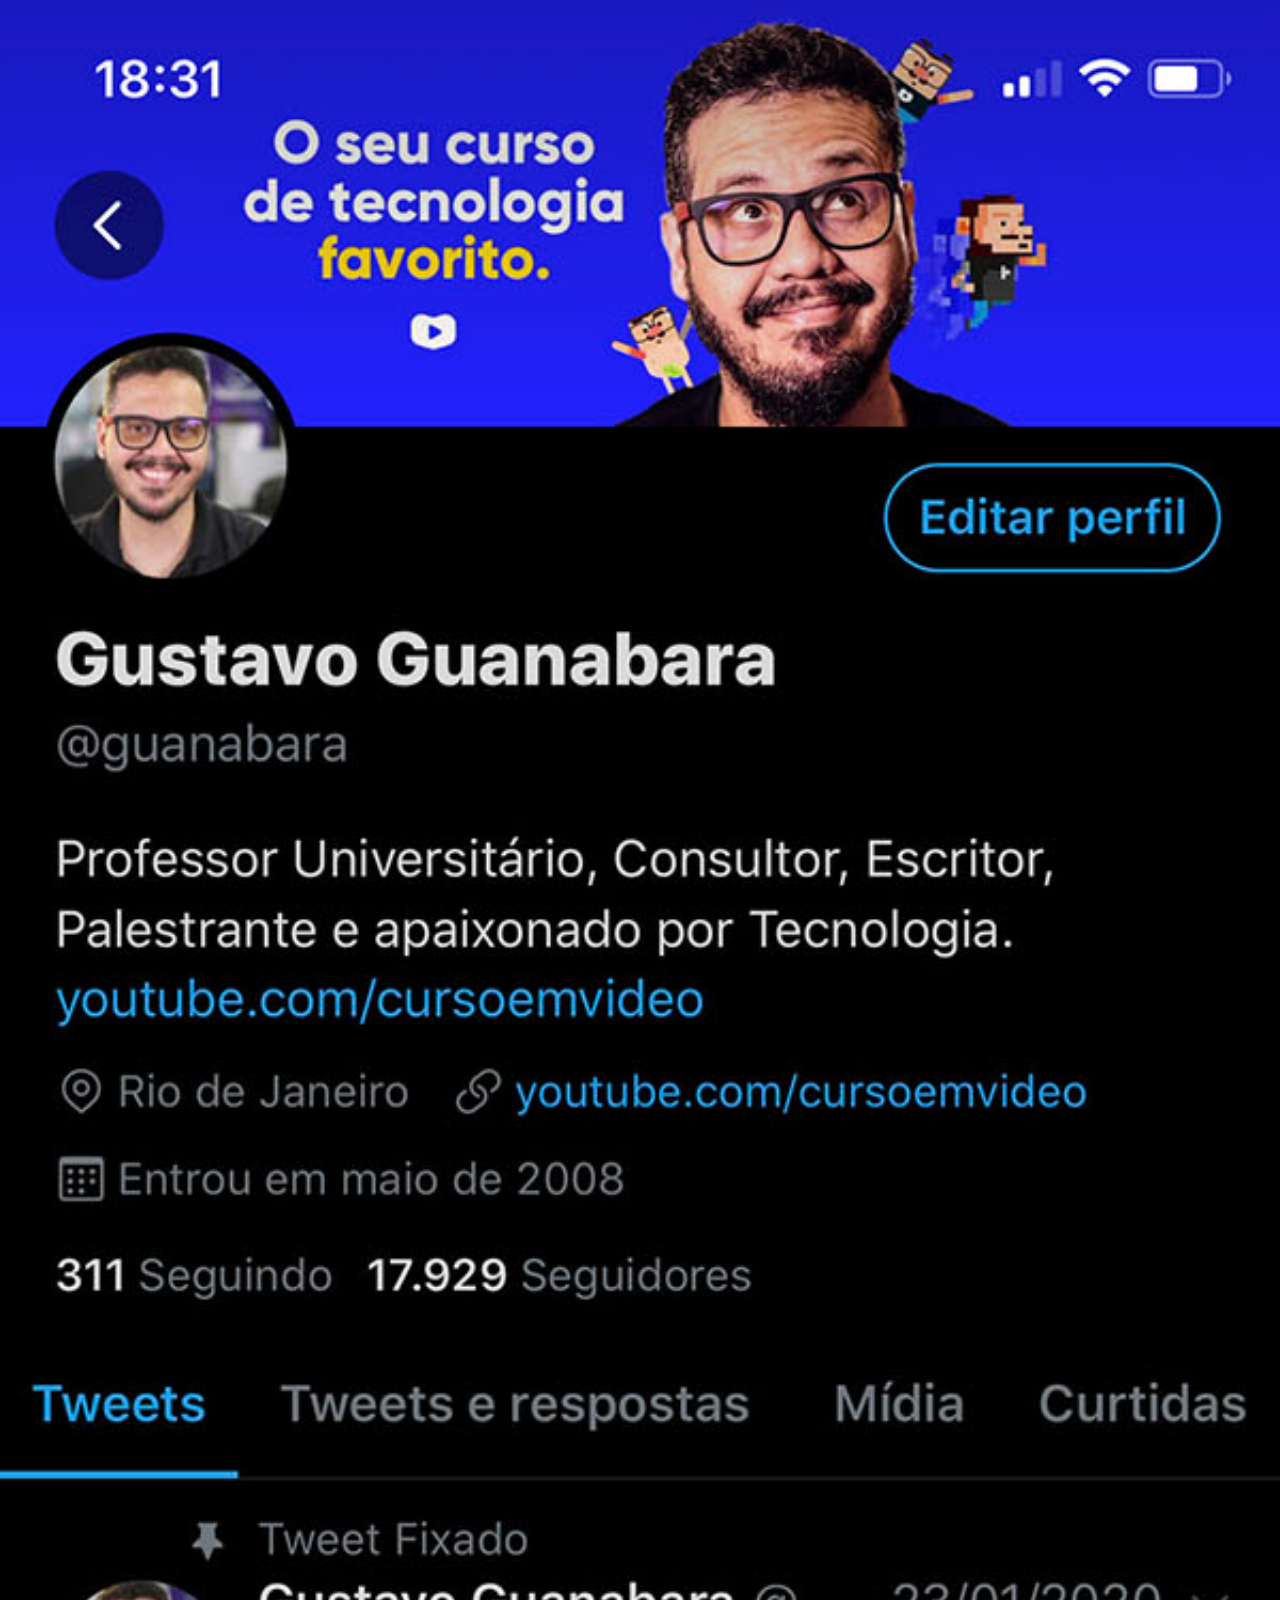
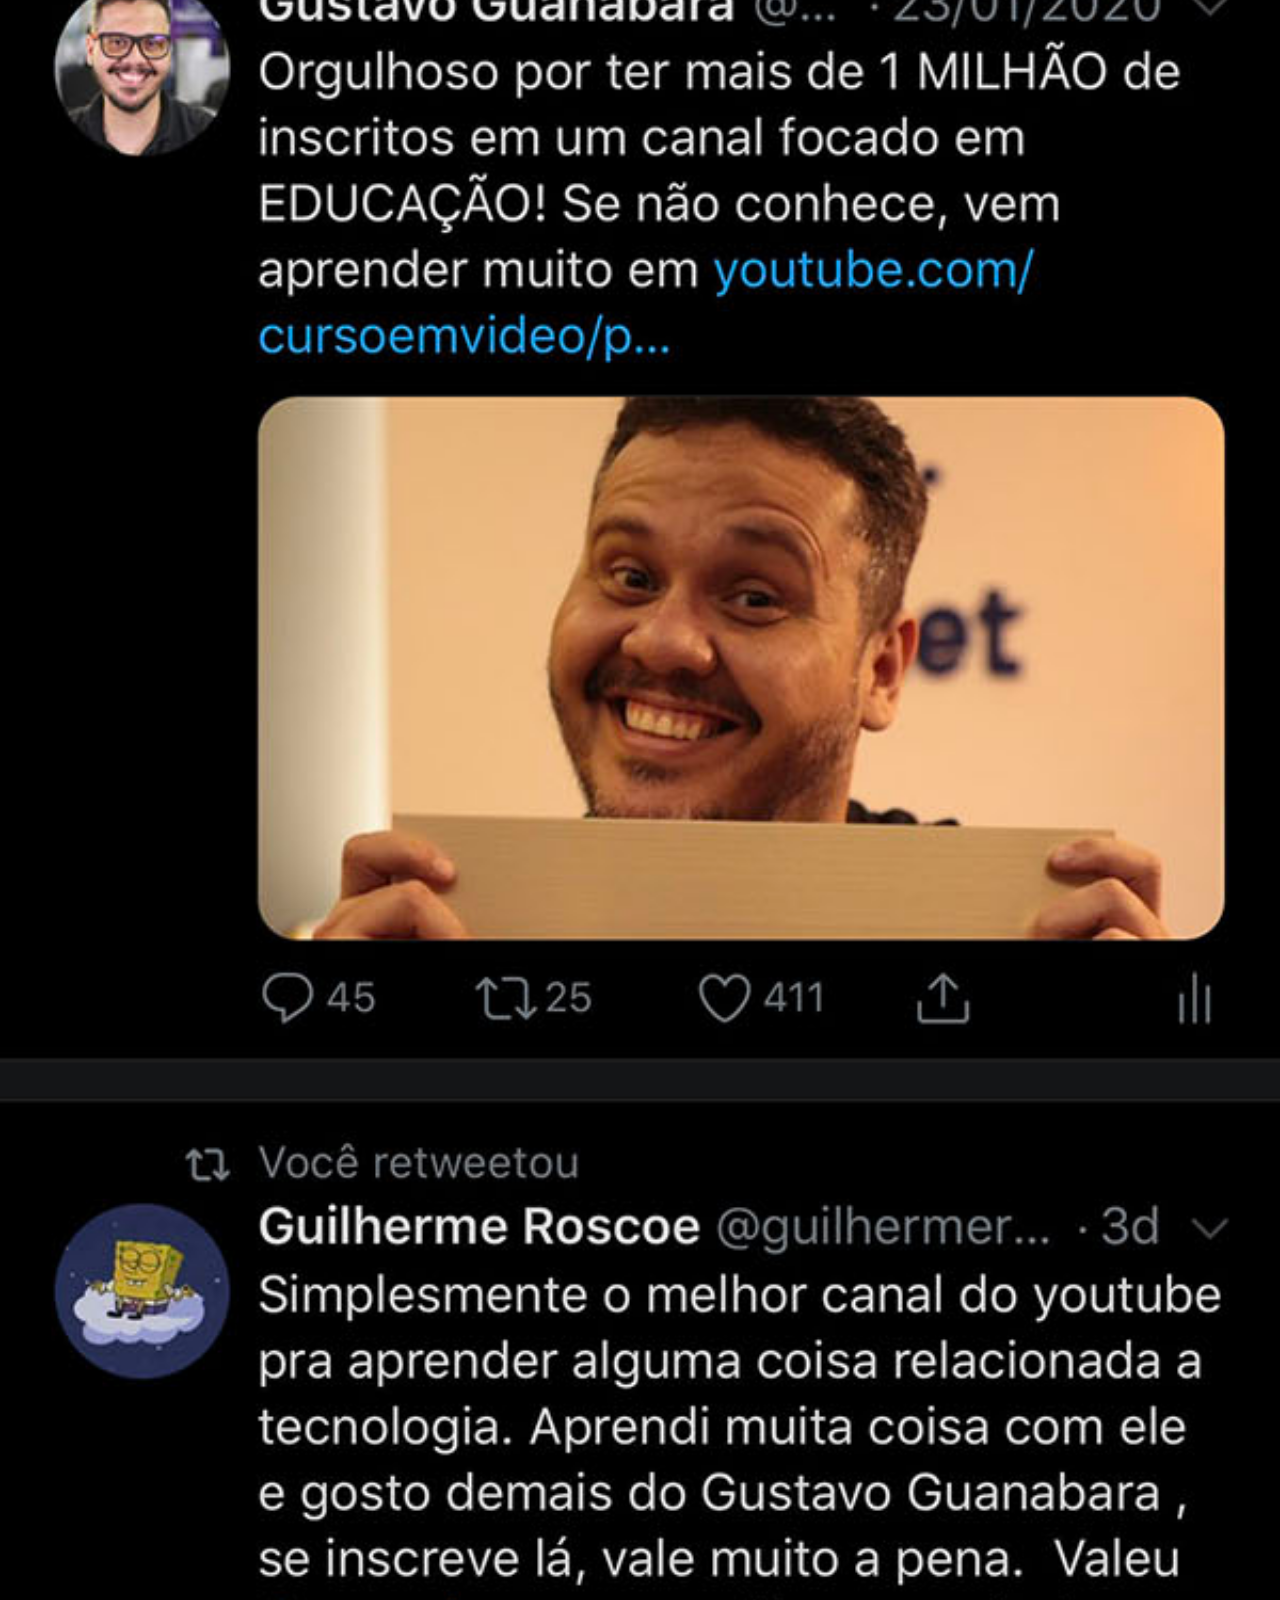
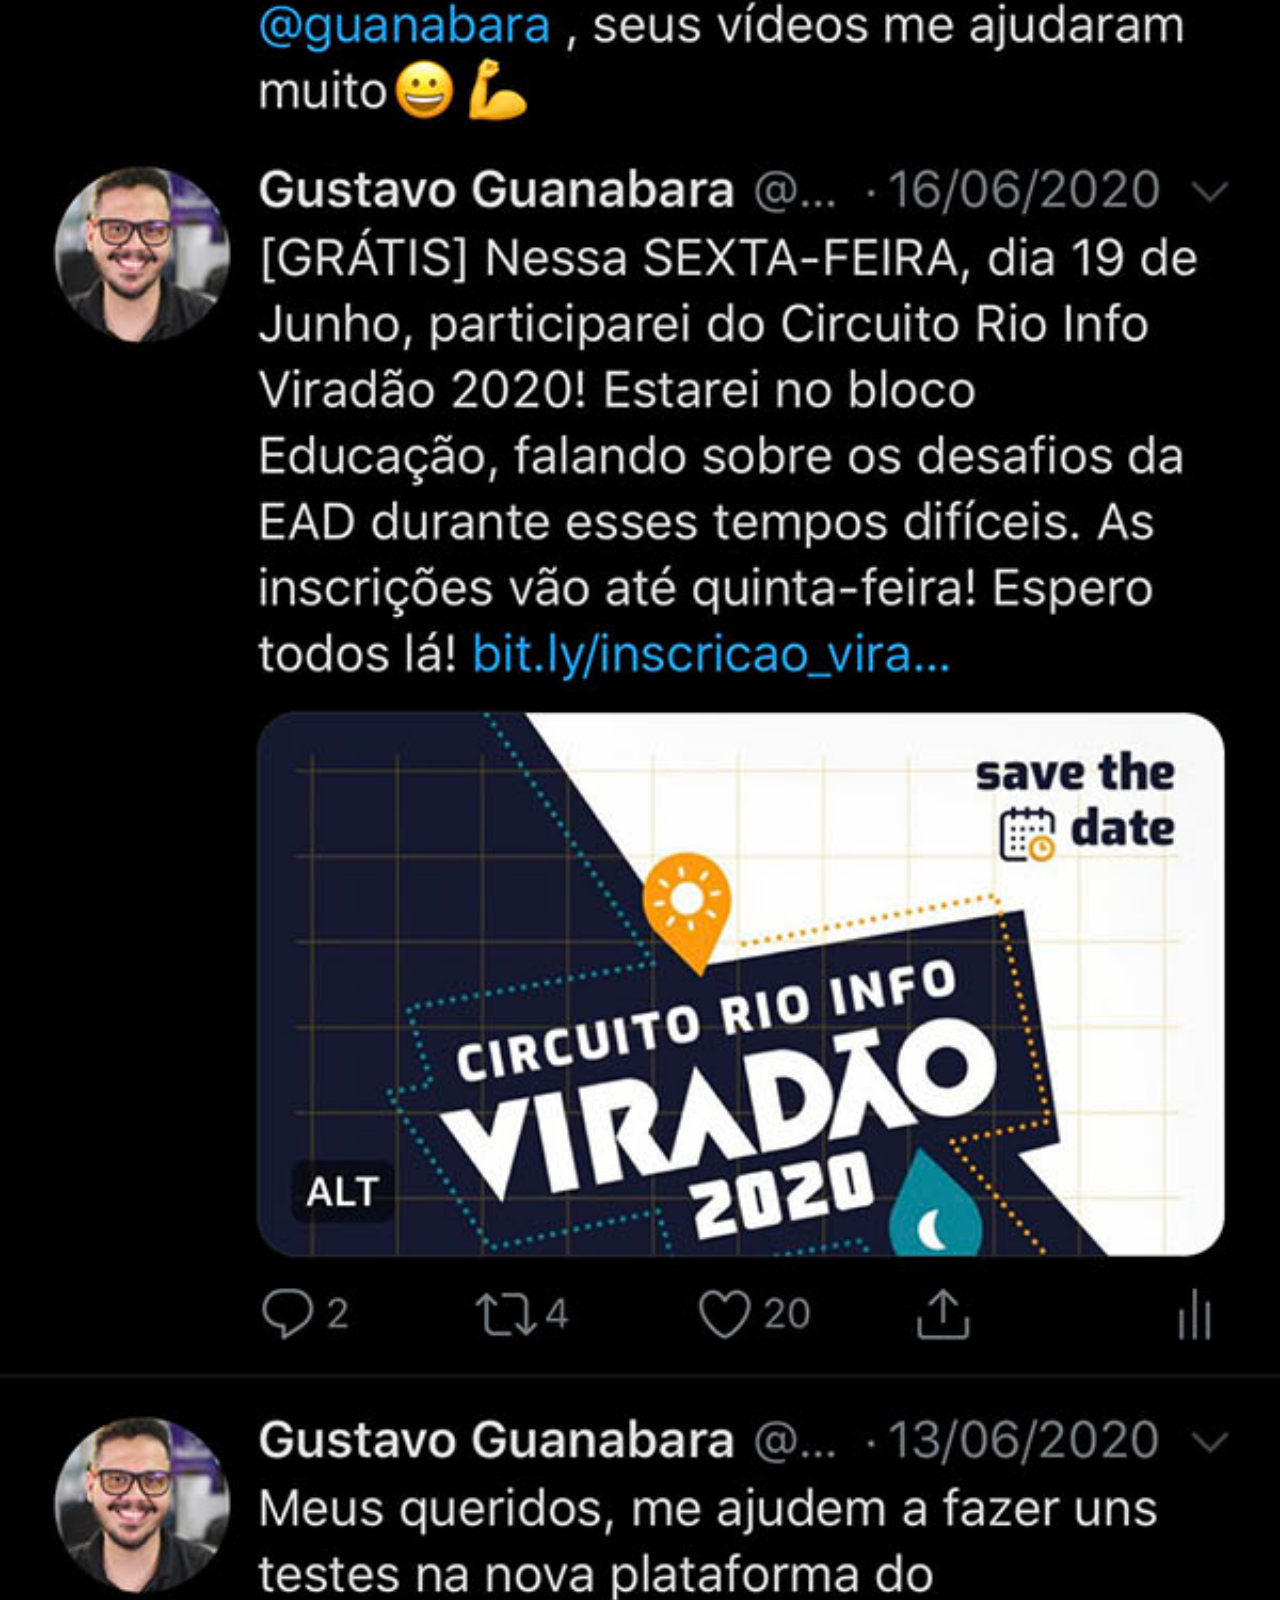
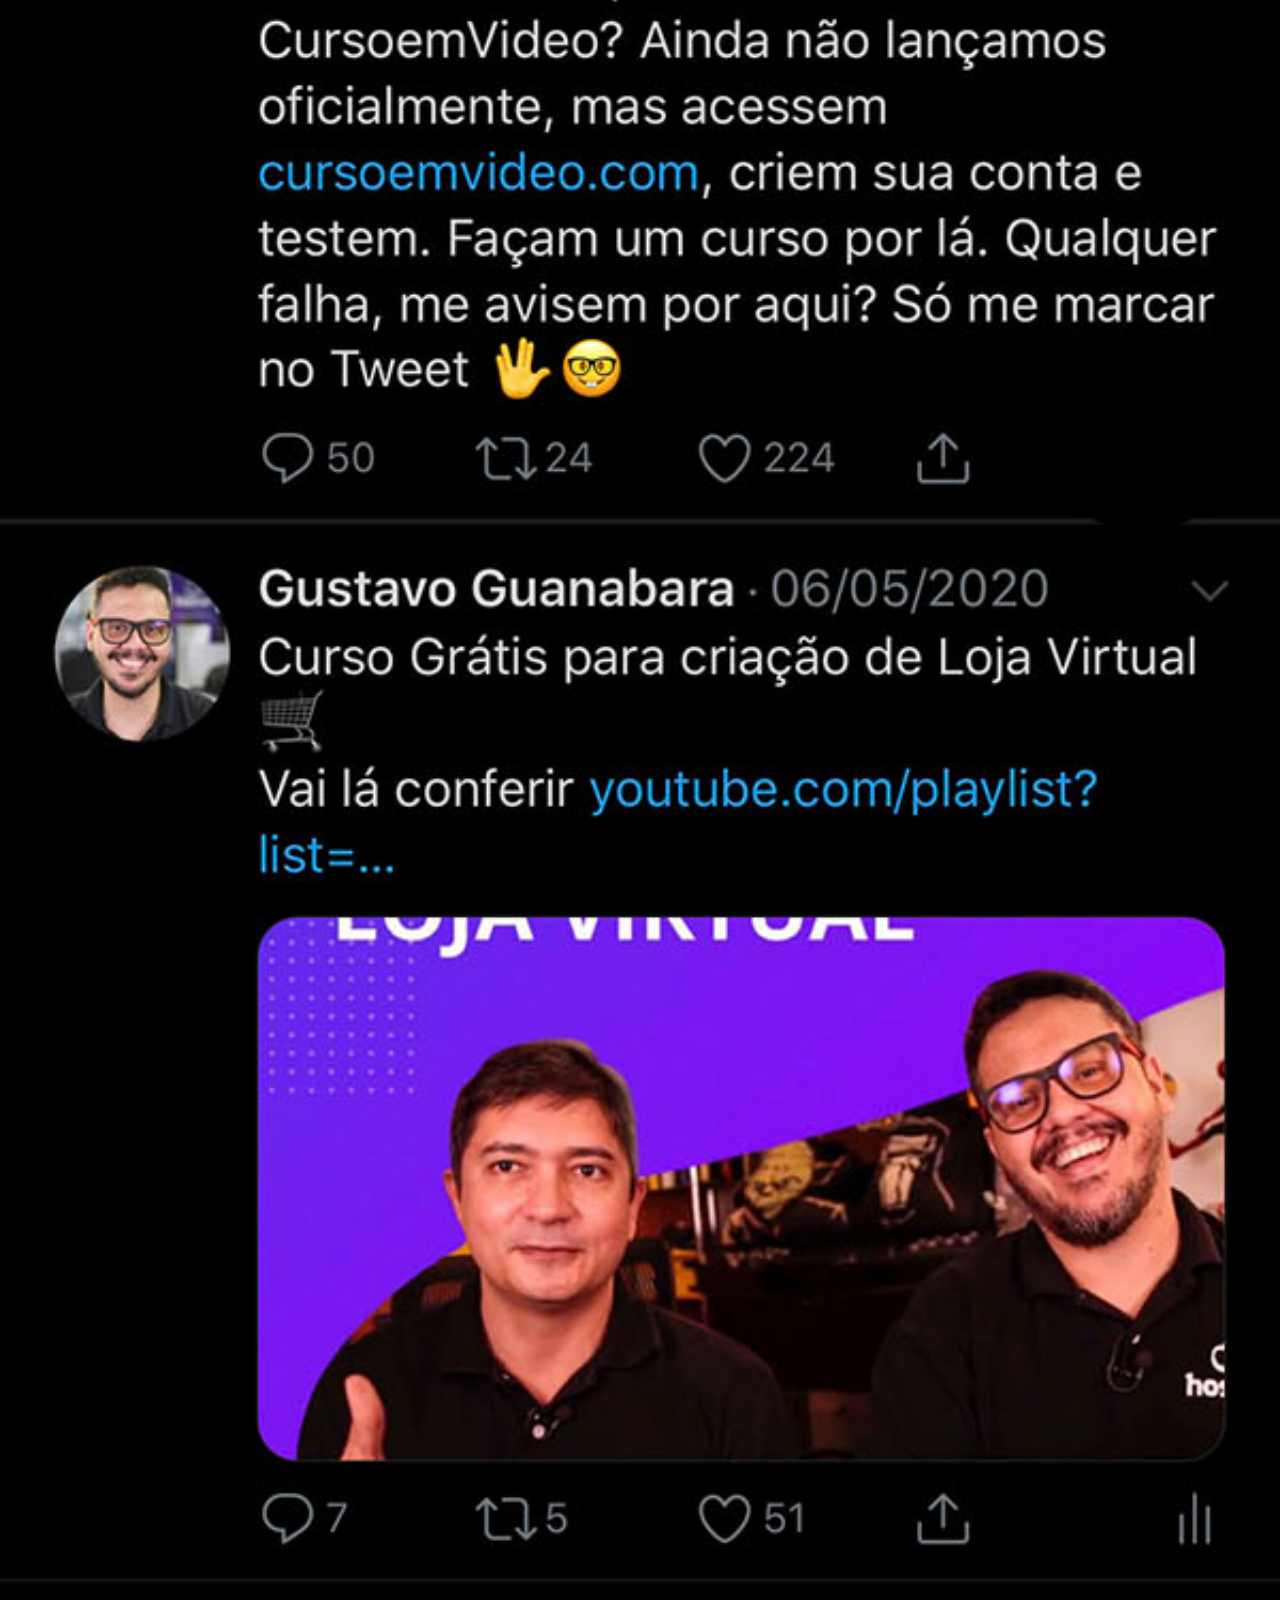
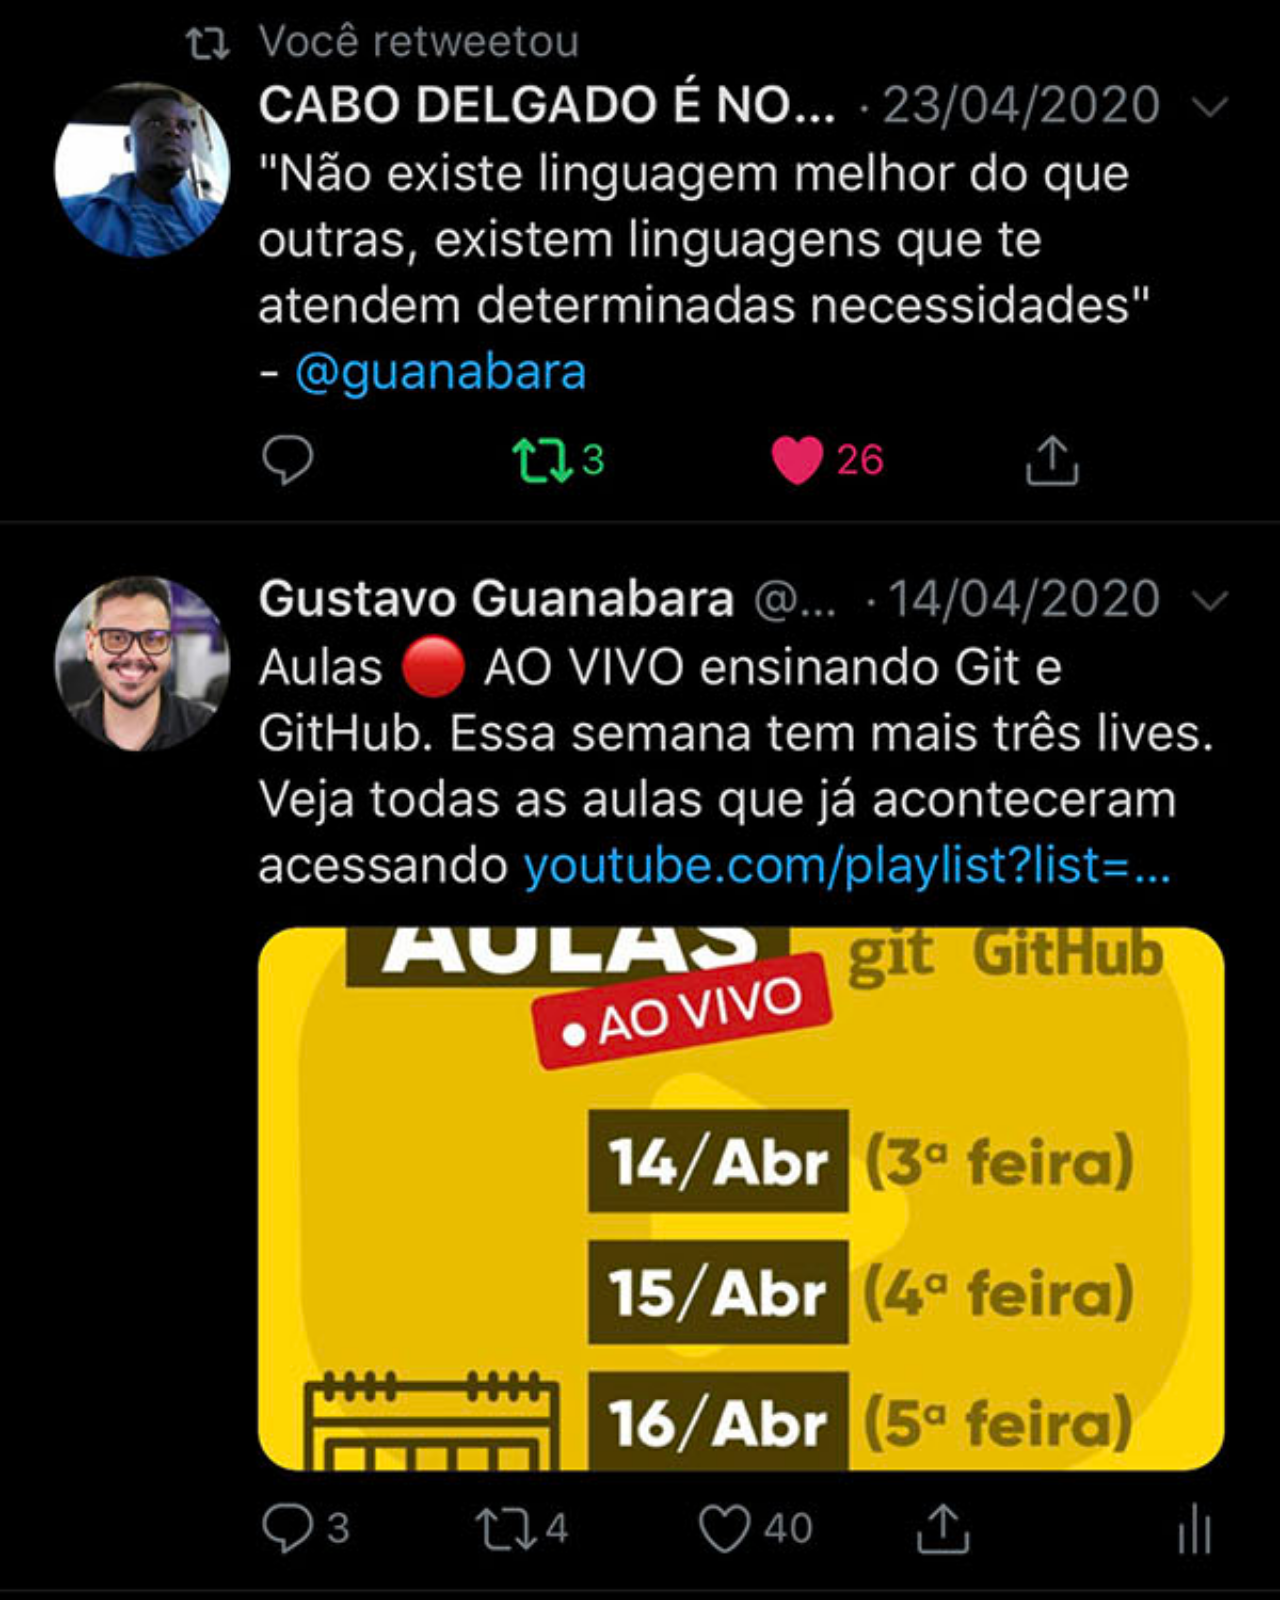
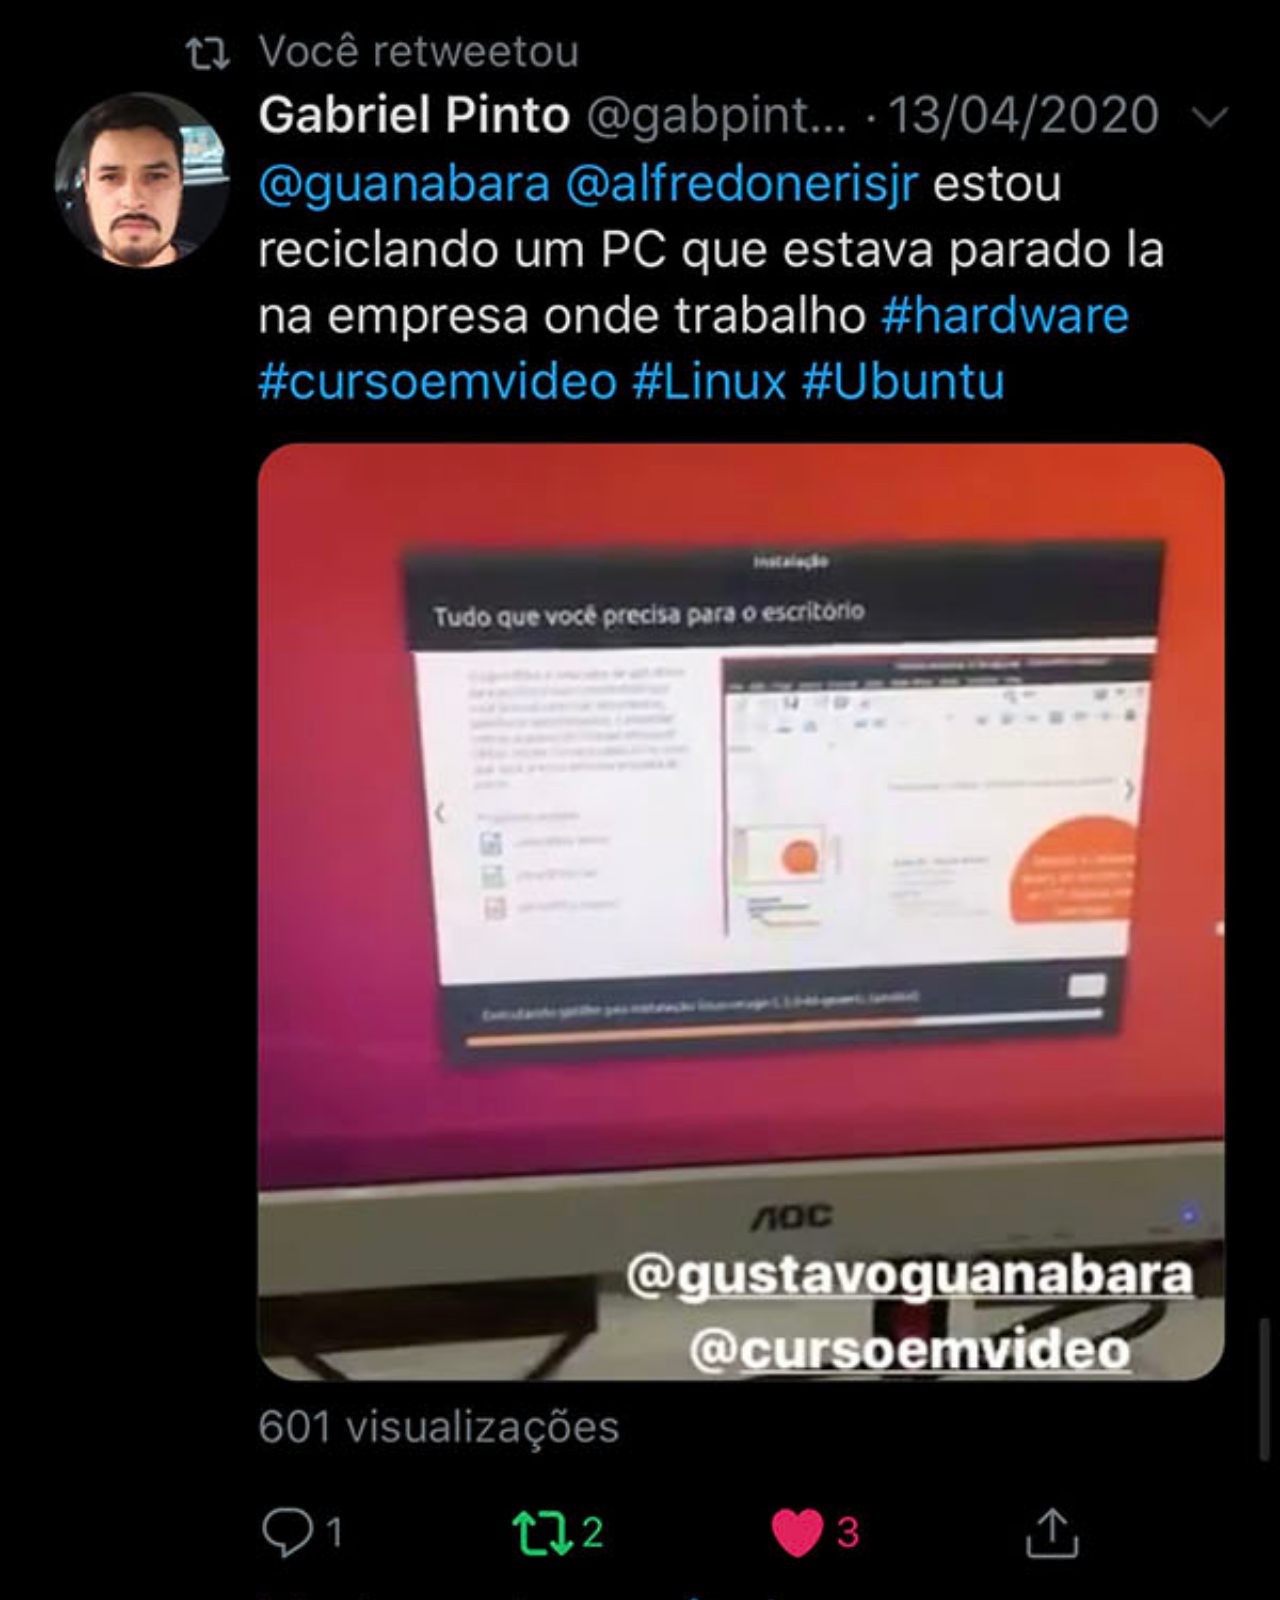
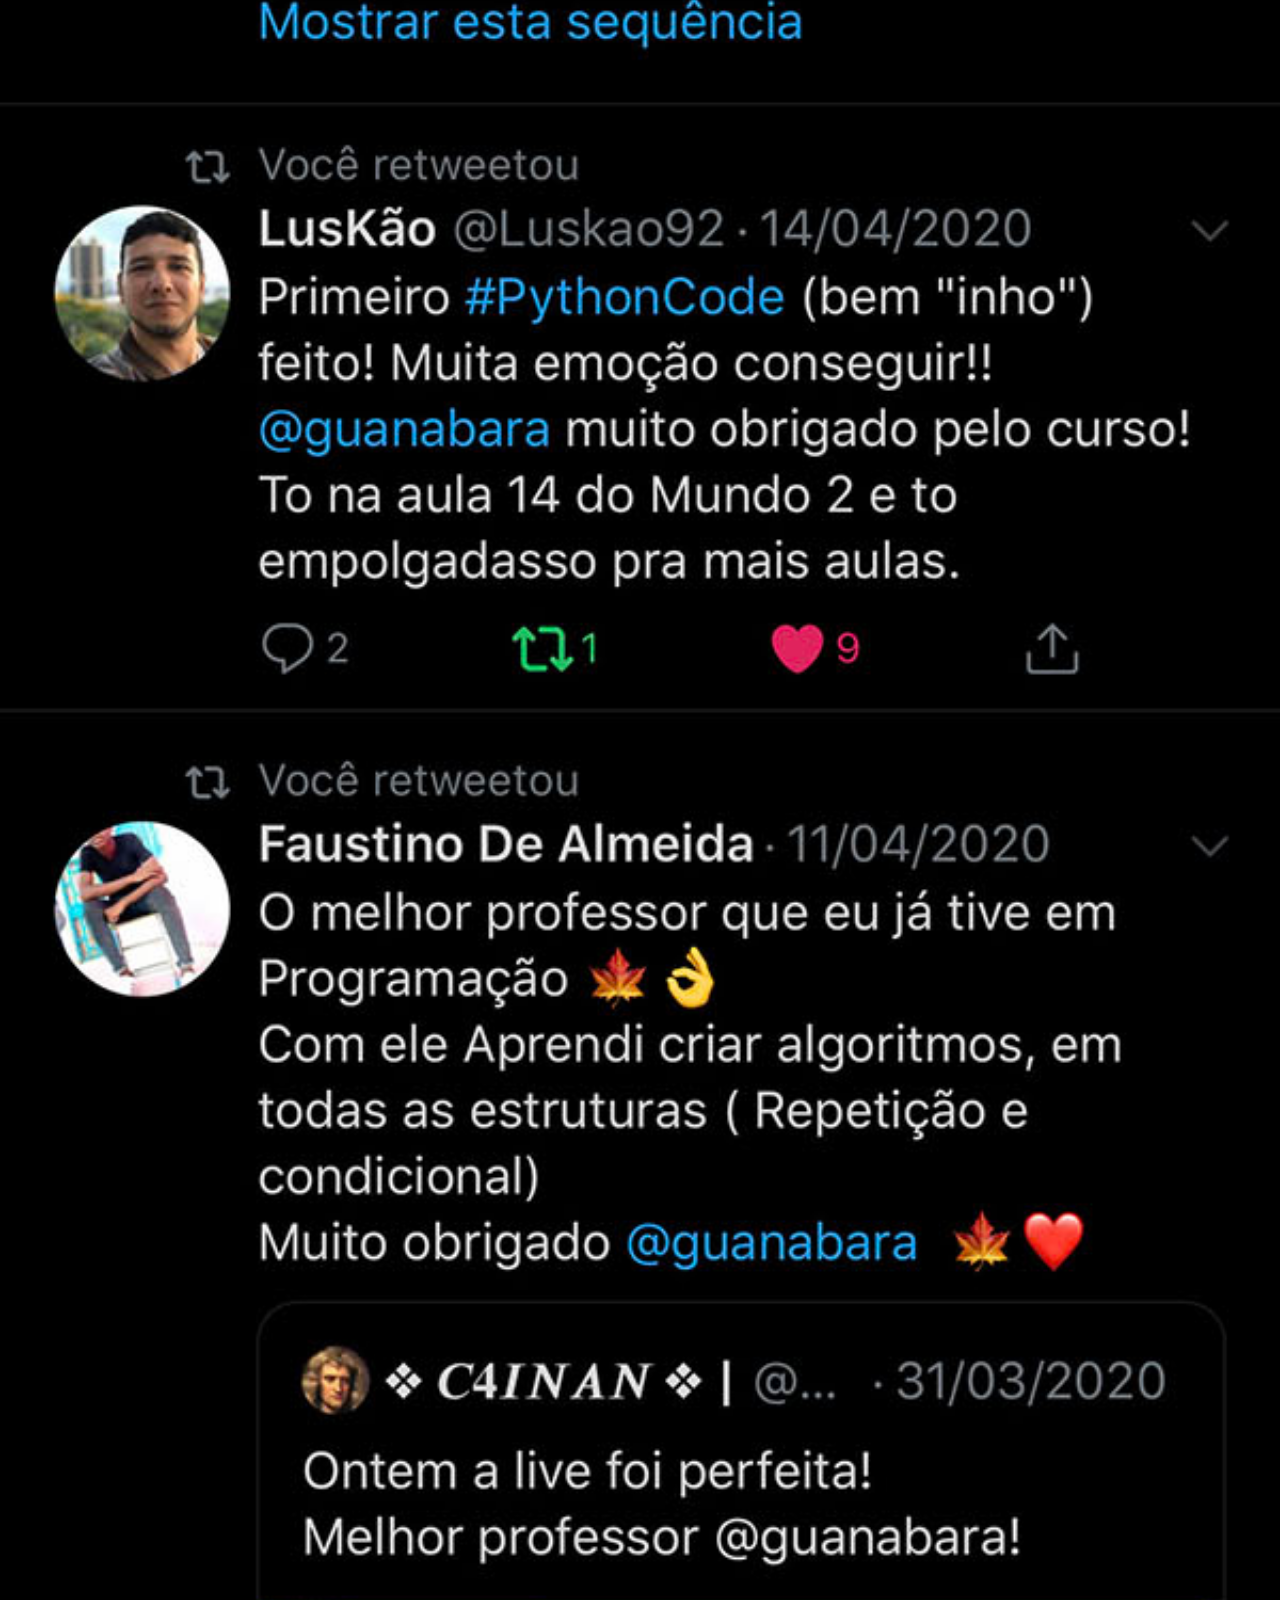
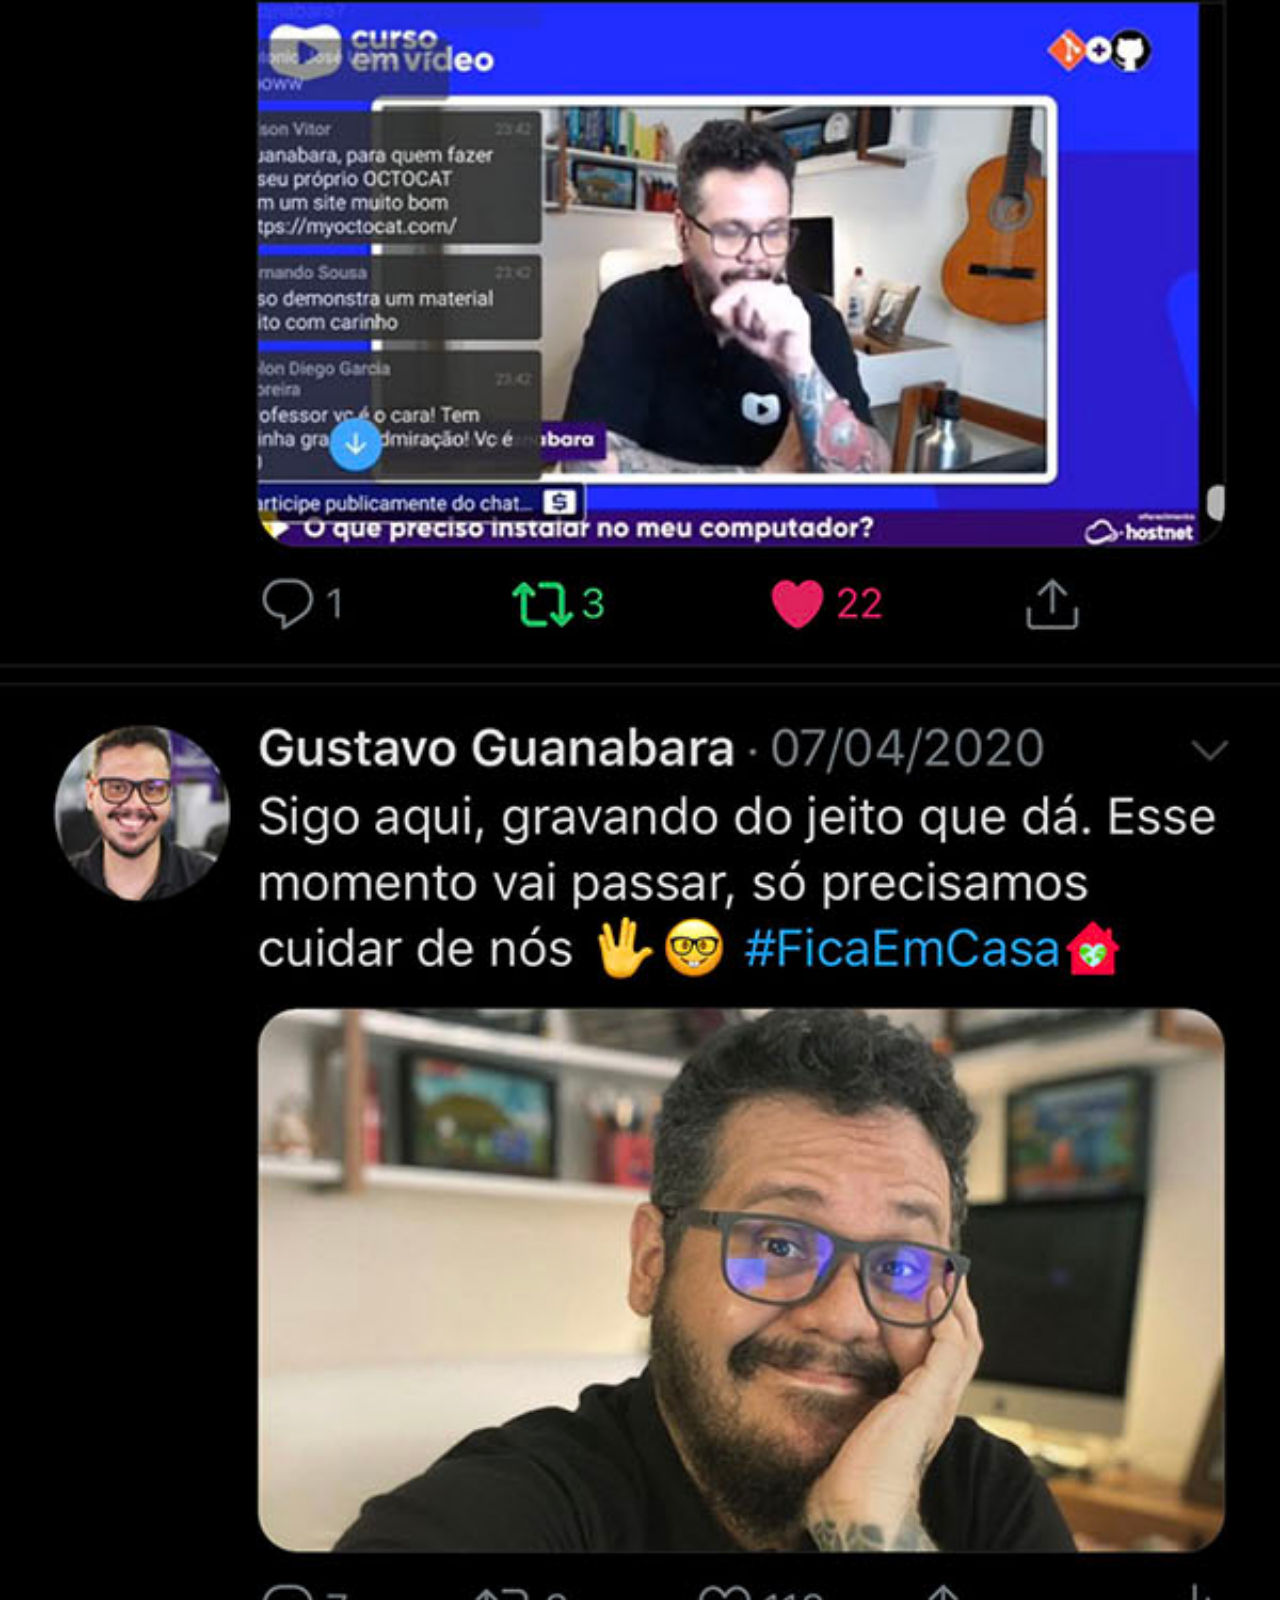
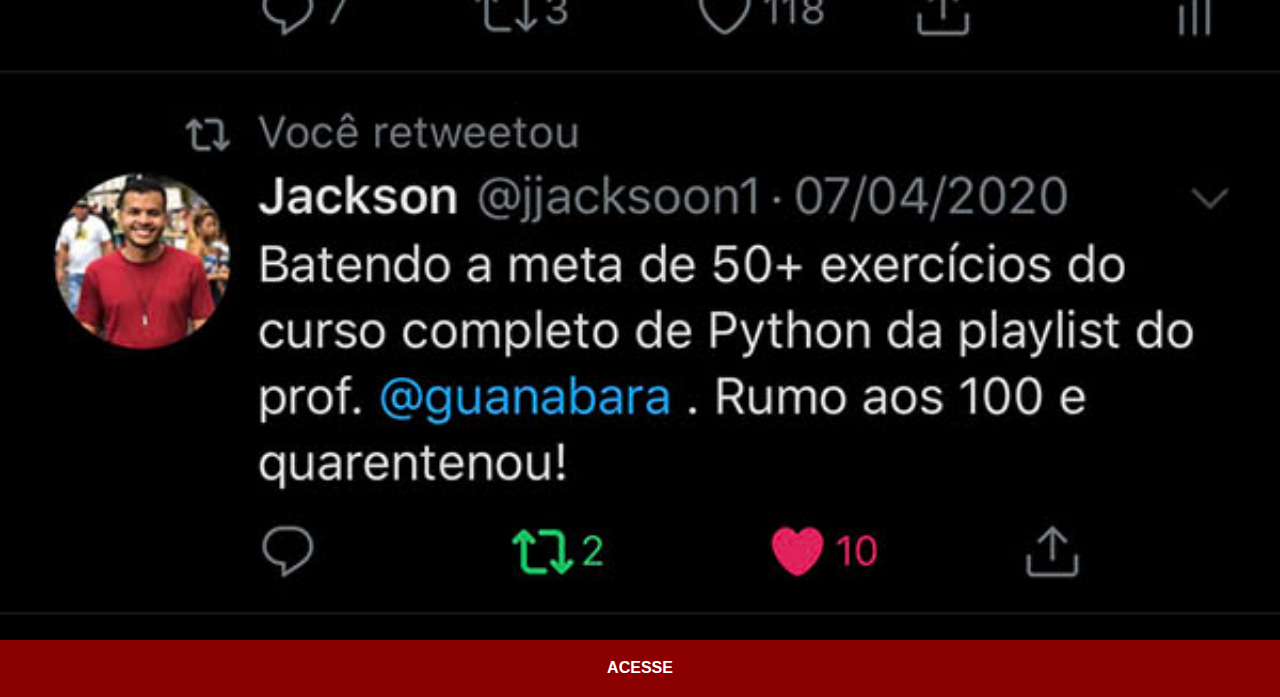
<file: twitter.html>
<!DOCTYPE html>
<html lang="pt-br">
<head>
    <meta charset="UTF-8">
    <meta name="viewport" content="width=device-width, initial-scale=1.0">
    <title>Twitter</title>
    <link rel="stylesheet" href="estilos/social.css">
</head>
<body>
    <img src="imagens/tela-twitter.jpg" alt="Twitter">
    <a href="https://x.com/guanabara" target="_blank">ACESSE</a>
</body>
</html>
</file>
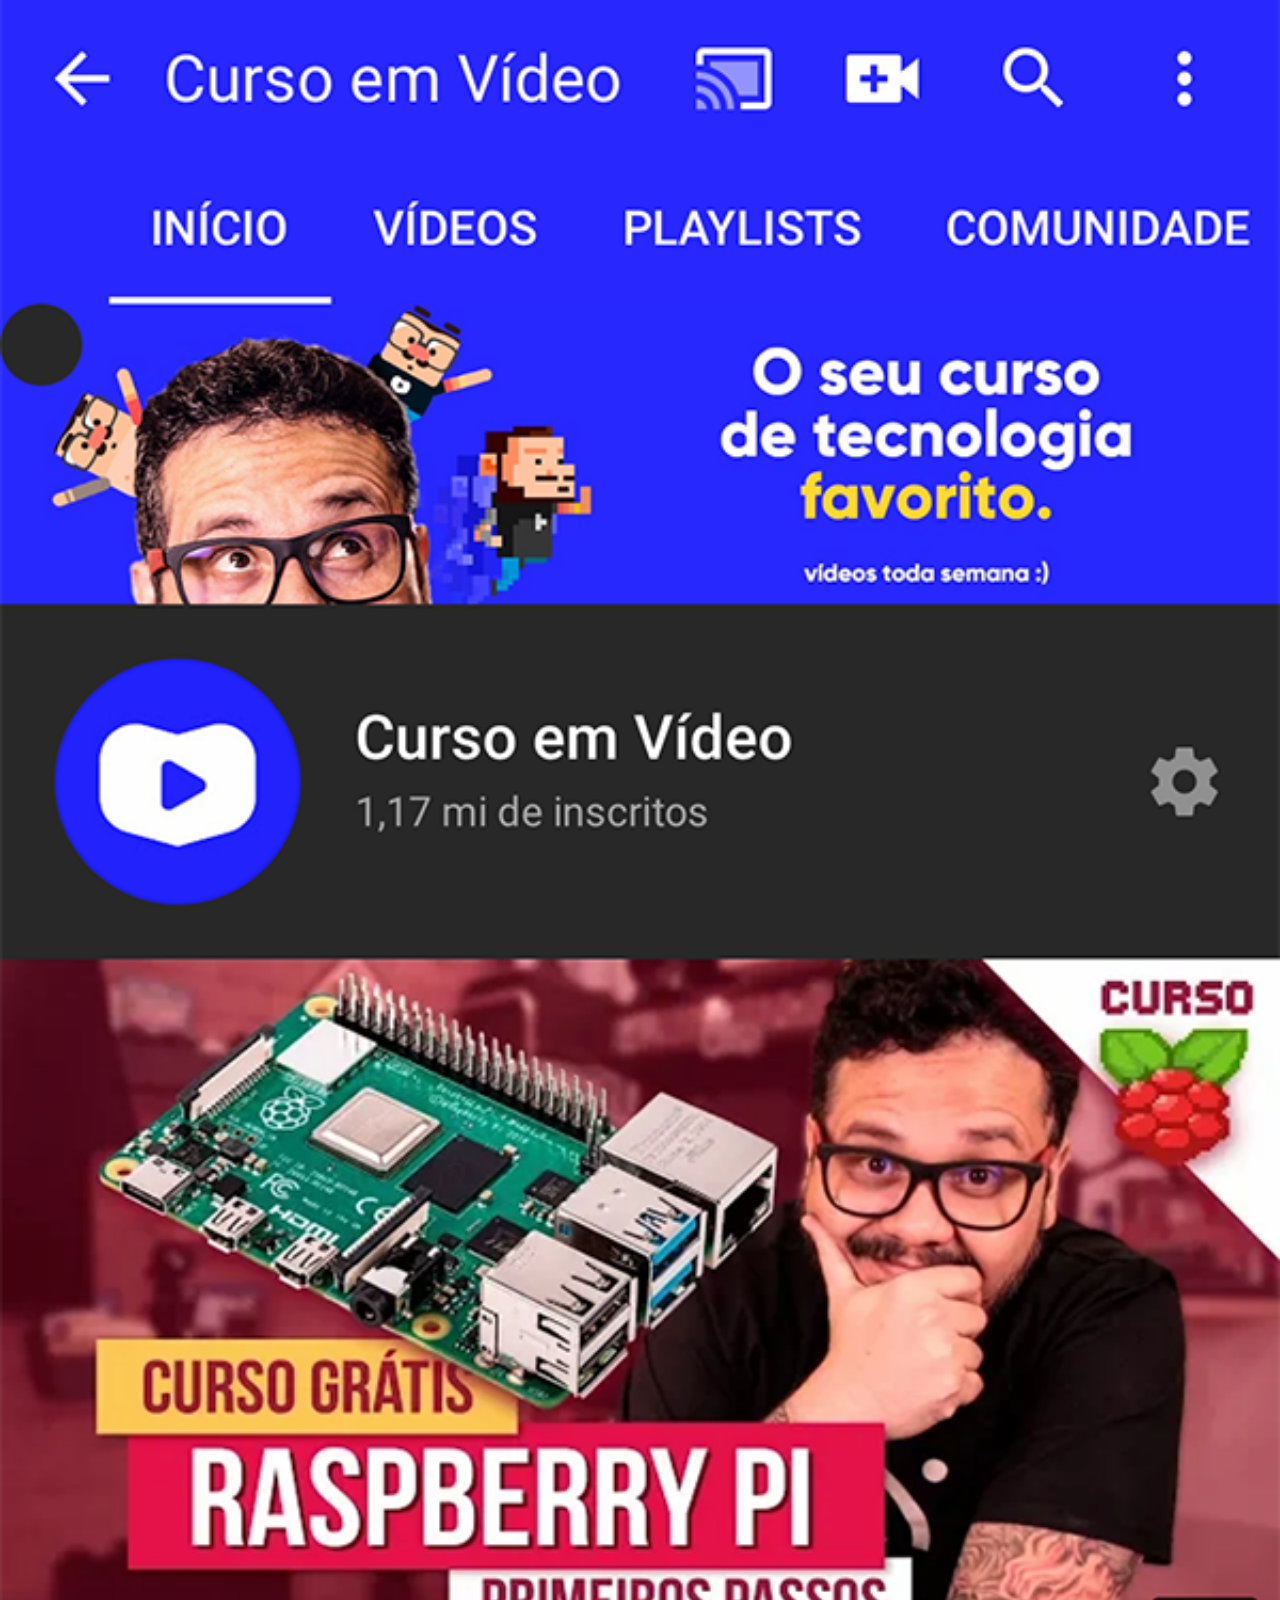
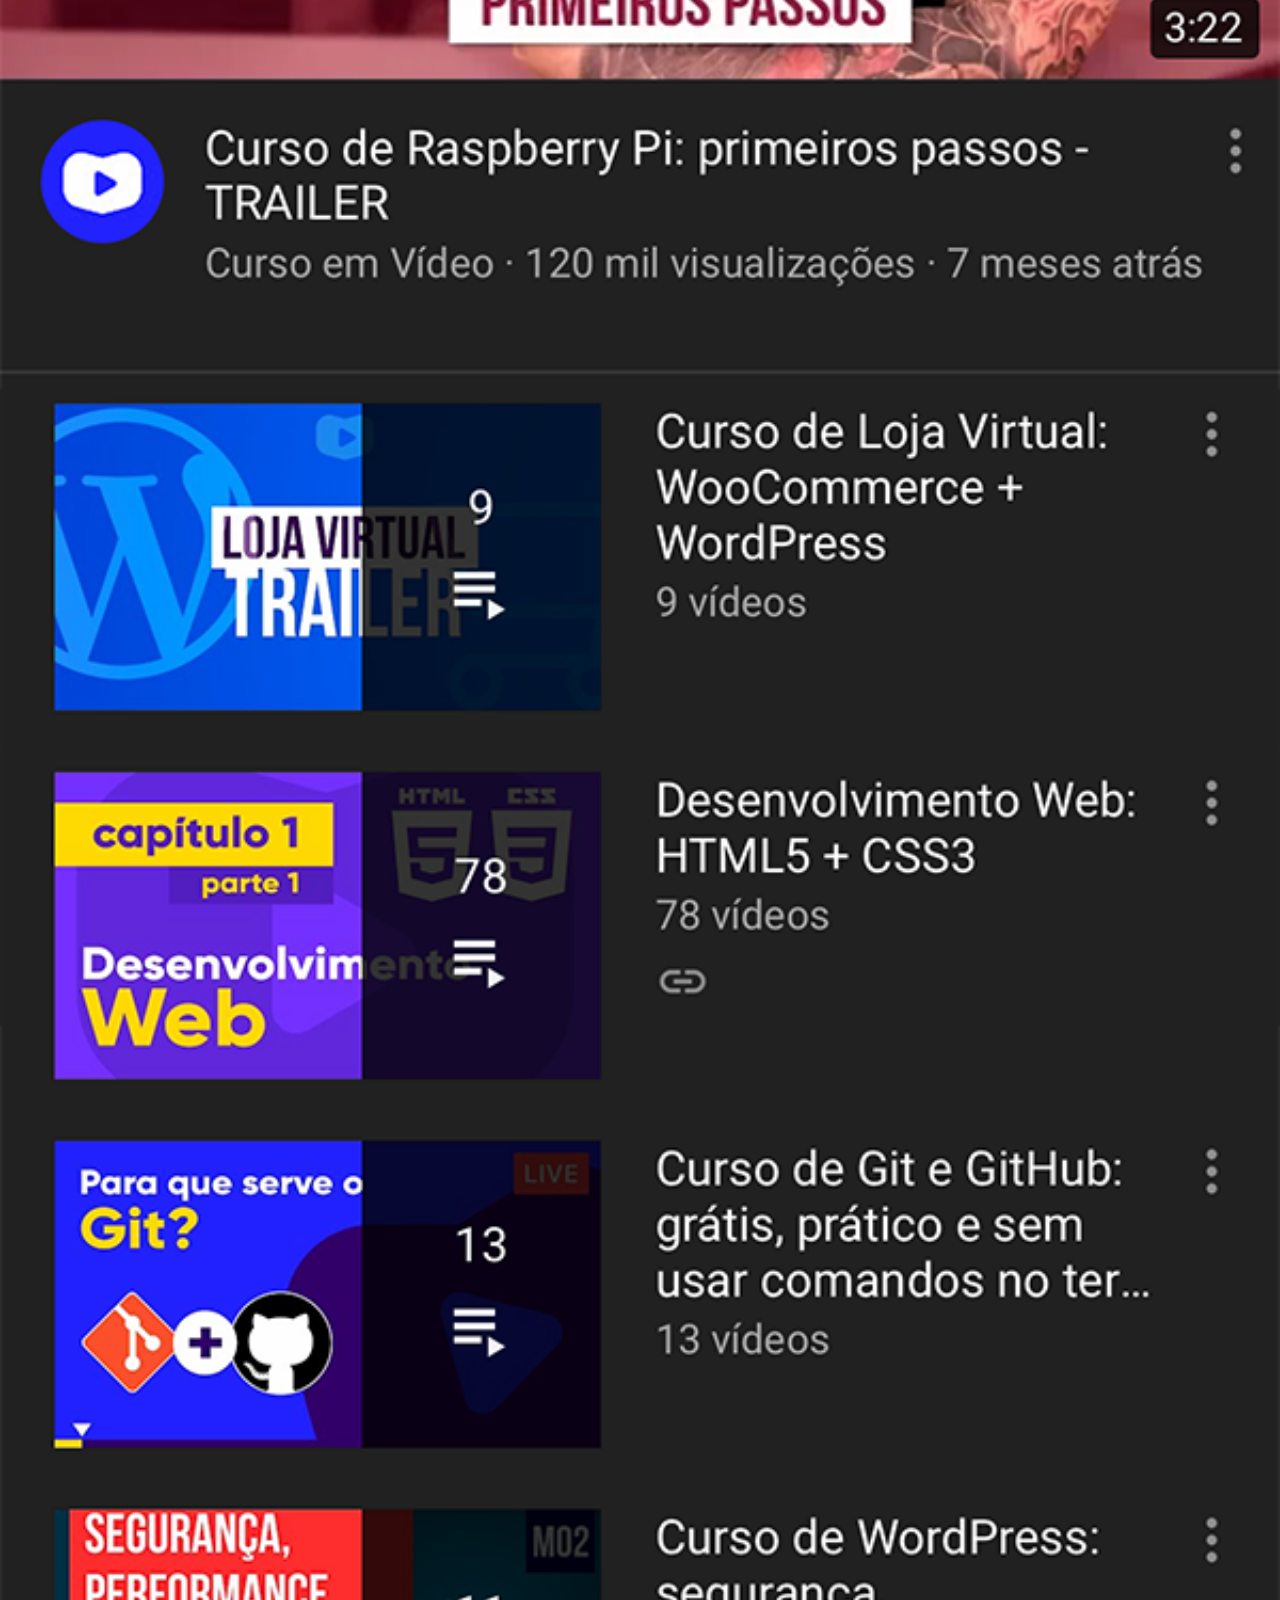
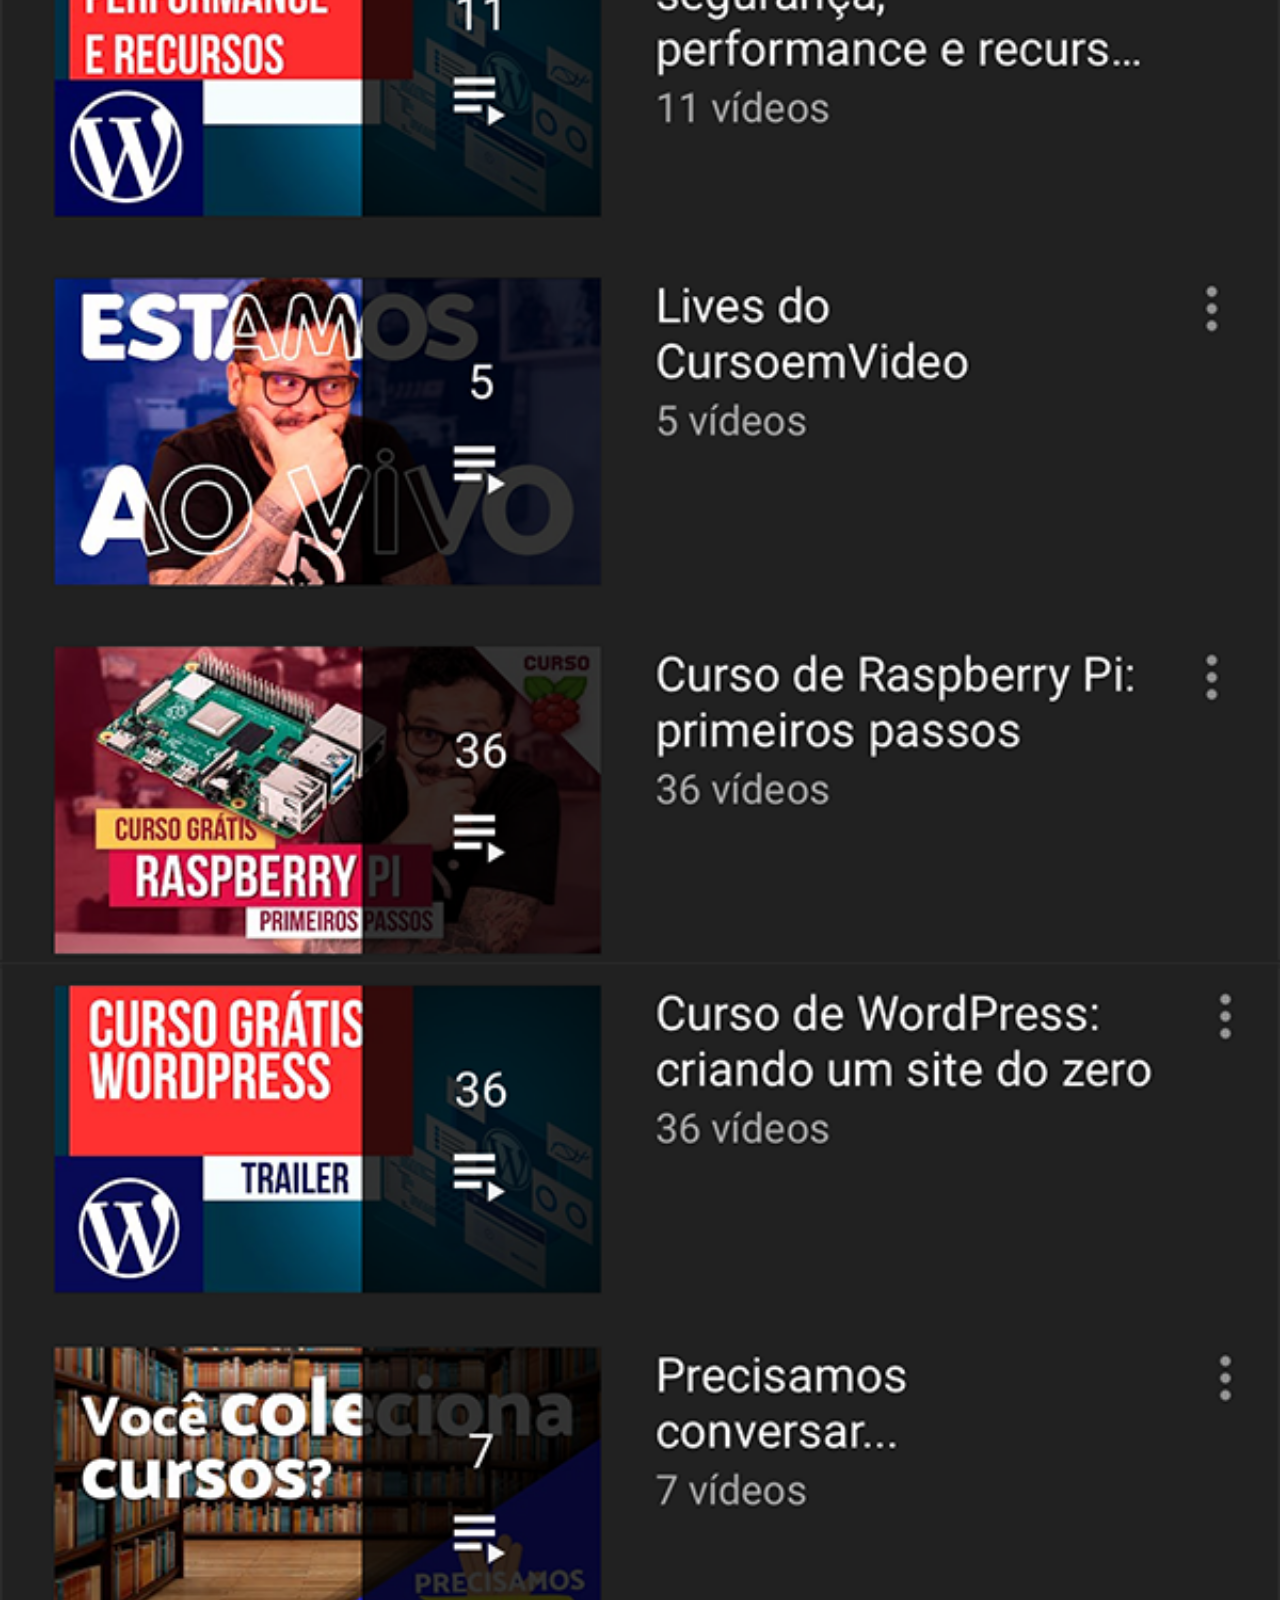
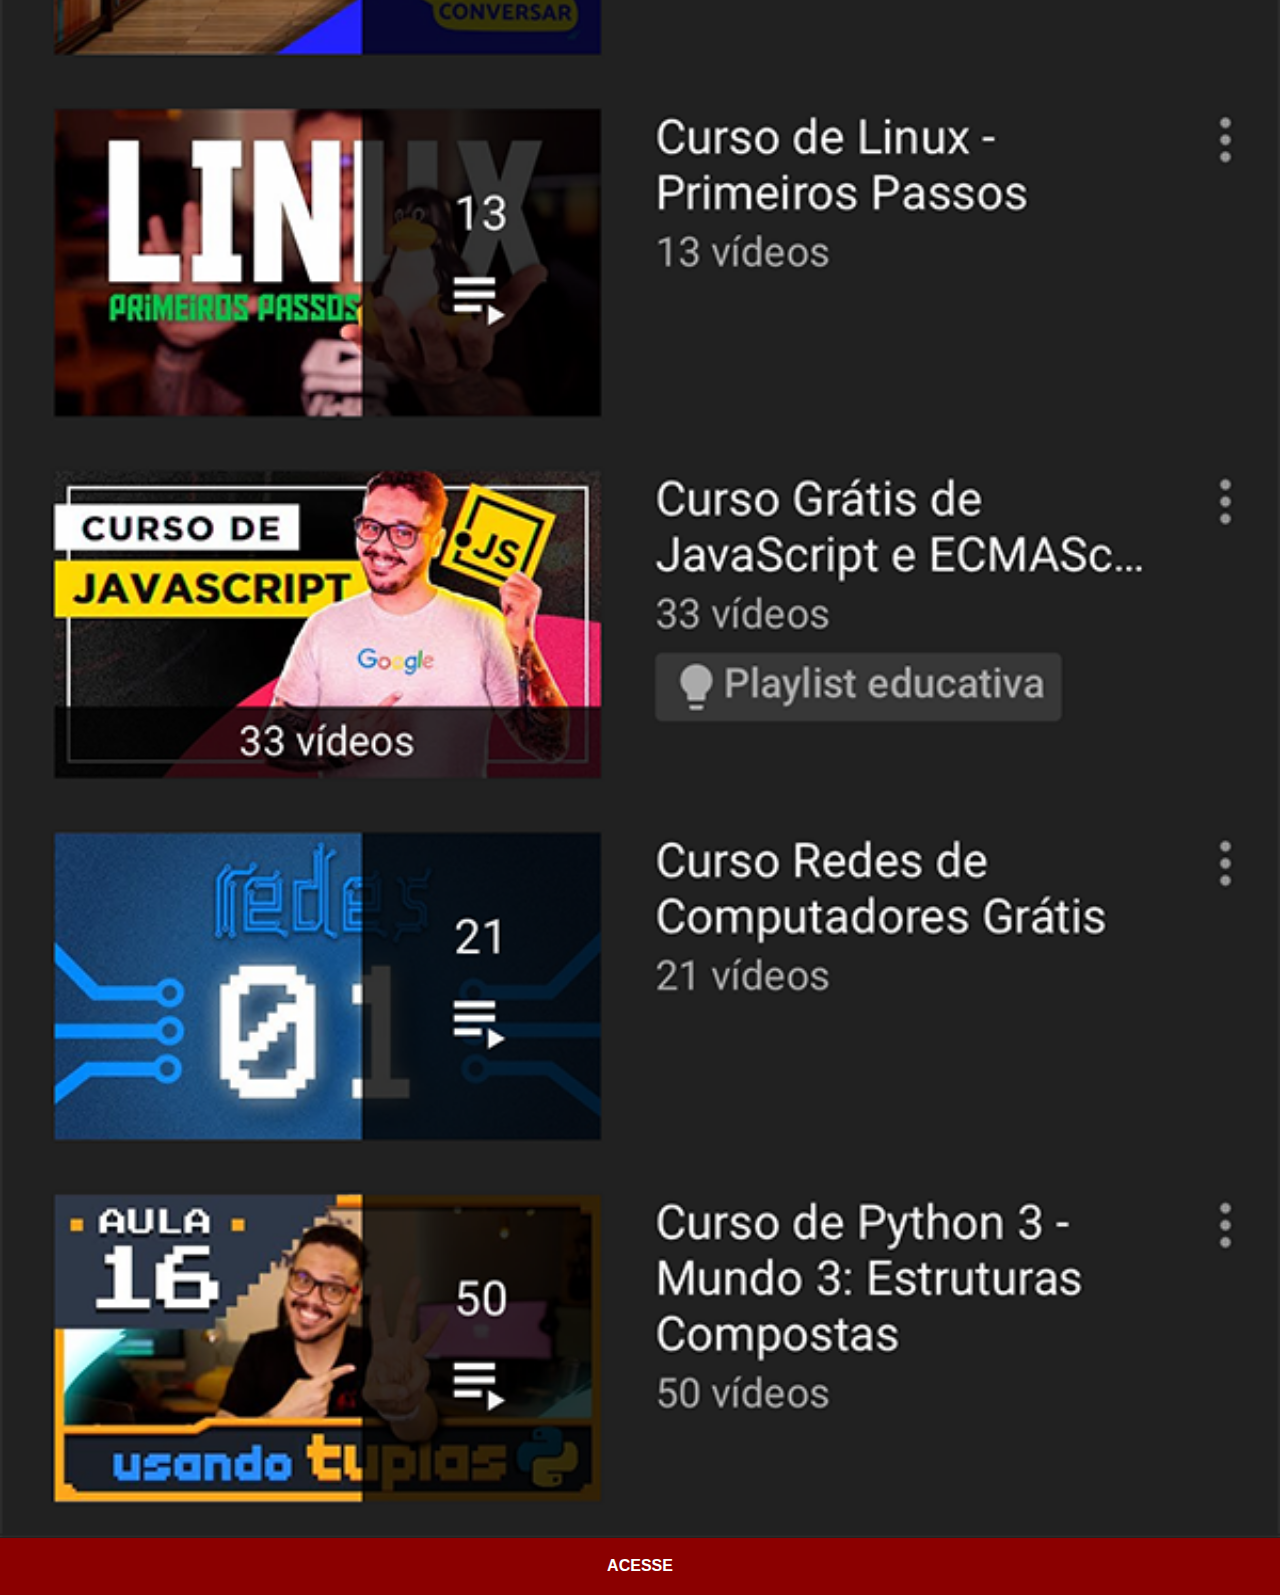
<file: youtube.html>
<!DOCTYPE html>
<html lang="pt-br">
<head>
    <meta charset="UTF-8">
    <meta name="viewport" content="width=device-width, initial-scale=1.0">
    <title>Youtube</title>
    <link rel="stylesheet" href="estilos/social.css">
</head>
<body>
    <img src="imagens/tela-youtube.png" alt="Youtube">
    <a href="https://www.youtube.com/c/CursoemV%C3%ADdeo/playlists" target="_blank">ACESSE</a>
</body>
</html>
</file>
<file: estilos/style.css>
@charset "UTF-8";

* {
    margin: 0px;
    padding: 0px;
    font-family: Arial, Helvetica, sans-serif;
}

html, body {
    height: 100vh;
    width: 100vw;
    background-color: black;
}

body {
    background: url('../imagens/fundo-madeira.jpg') no-repeat top center;
    background-size: cover;
    background-attachment: fixed;
}

main {
    position: relative;
    height: 100vh;
}

section#telefone {
    position: absolute;
    top: 50%;
    left: 50%;
    transform: translate(-50%, -50%);

    height: 627px;
    width: 311px;
    background: url('../imagens/frame-iphone.png') no-repeat;

}

iframe#tela {
    position: relative;
    top: 80px;
    left: 22px;
    width: 269px;
    height: 471px;
}

section#redes-sociais {
    text-align: right;
}

section#redes-sociais img {
    width: 50px;
    margin: 10px;
    border-radius: 50%;
    box-shadow: 2px 2px 5px rgba(0, 0, 0, 0.493);
    box-sizing: border-box;
}

section#redes-sociais img:hover {
    border: 2px solid rgba(255, 255, 255, 0.664);
    transform: translate(-3px, -3px);
    box-shadow: 5px 5px 10px rgba(0, 0, 0, 0.527);
    transition: transform 0.2s, border 0.4s;
}
</file>
<file: estilos/social.css>
@charset "UTF-8";

* {
            margin: 0px;
            padding: 0px;
            font-family: Arial, Helvetica, sans-serif;
        }

        ::-webkit-scrollbar {
            width: 0px;
            height: 0px;
        }

        img {
            width: 100%;

        }

        a {
            display: block;
            background-color: darkred;
            padding: 20px;
            color: white;
            text-align: center;
            font-weight: bolder;
            text-decoration: none;
            margin-top: -5px;
        }

        a:hover {
            background-color: red;
        }
</file>
